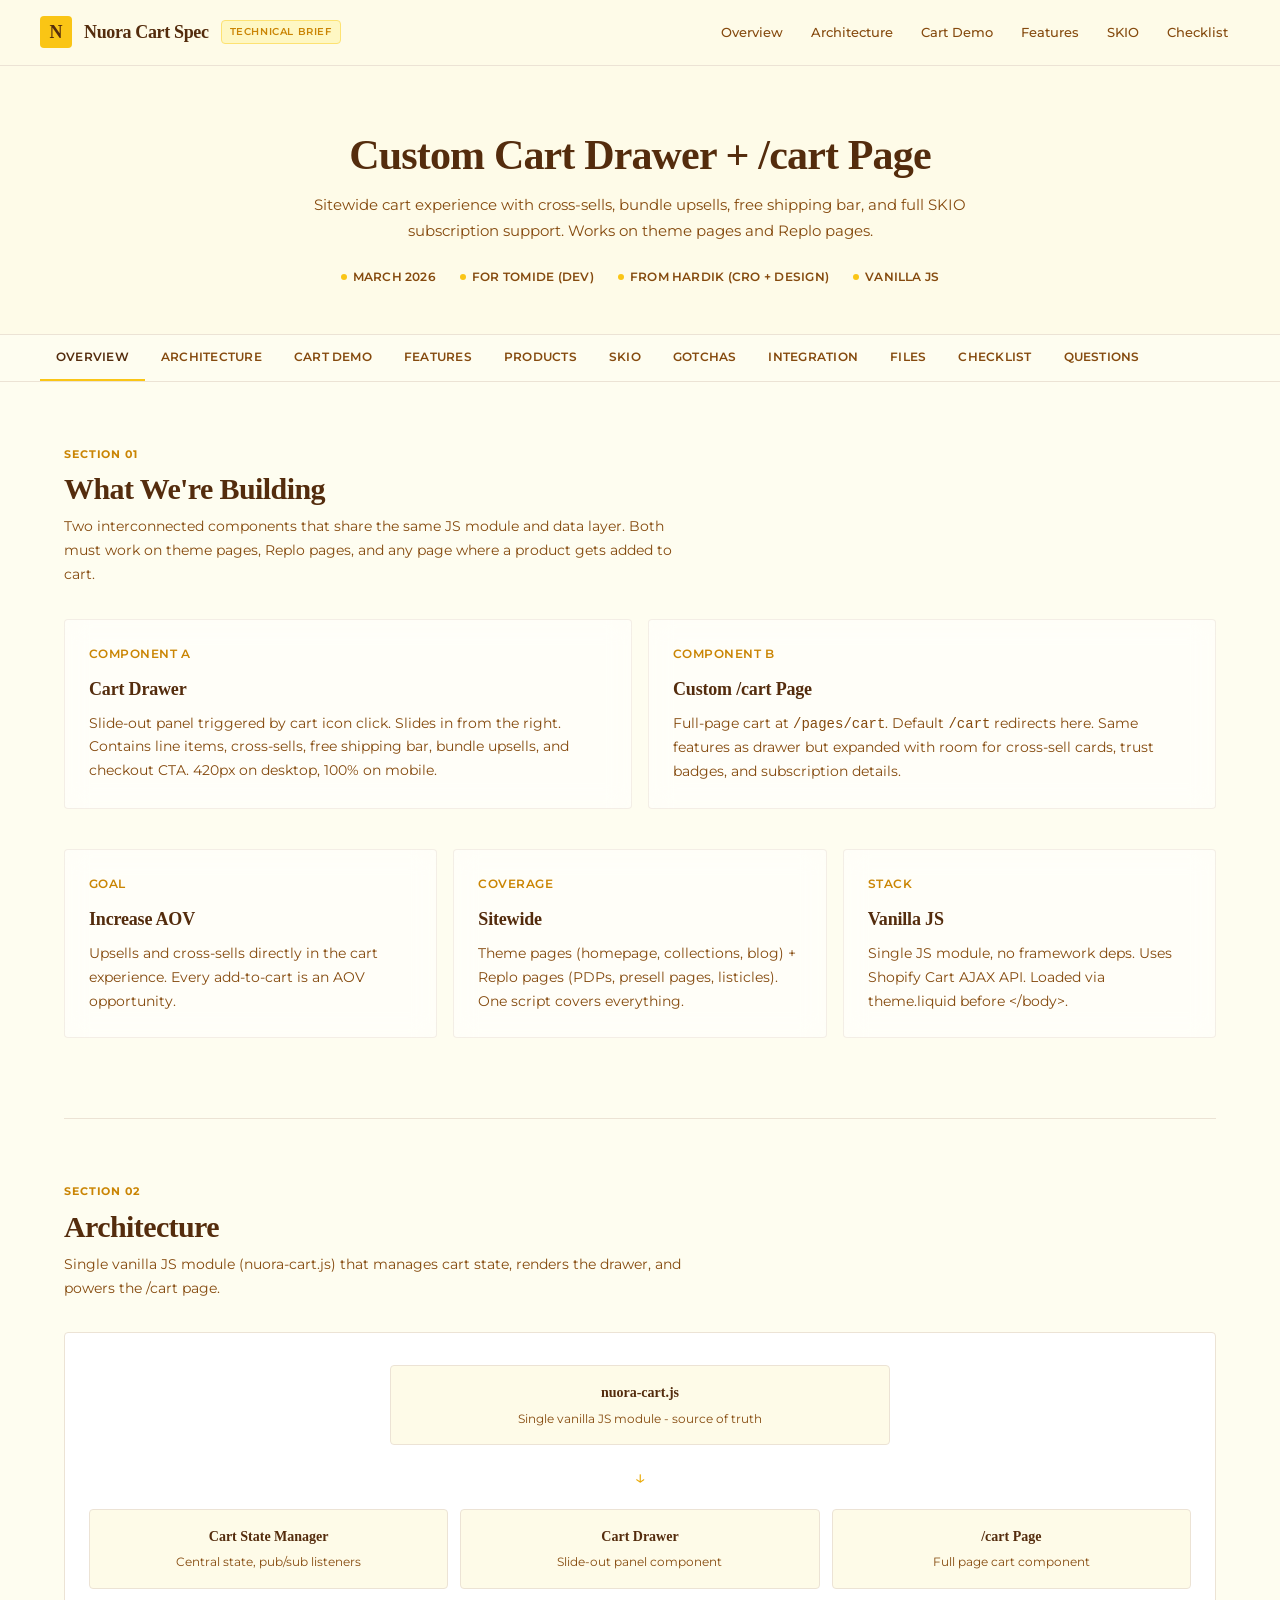
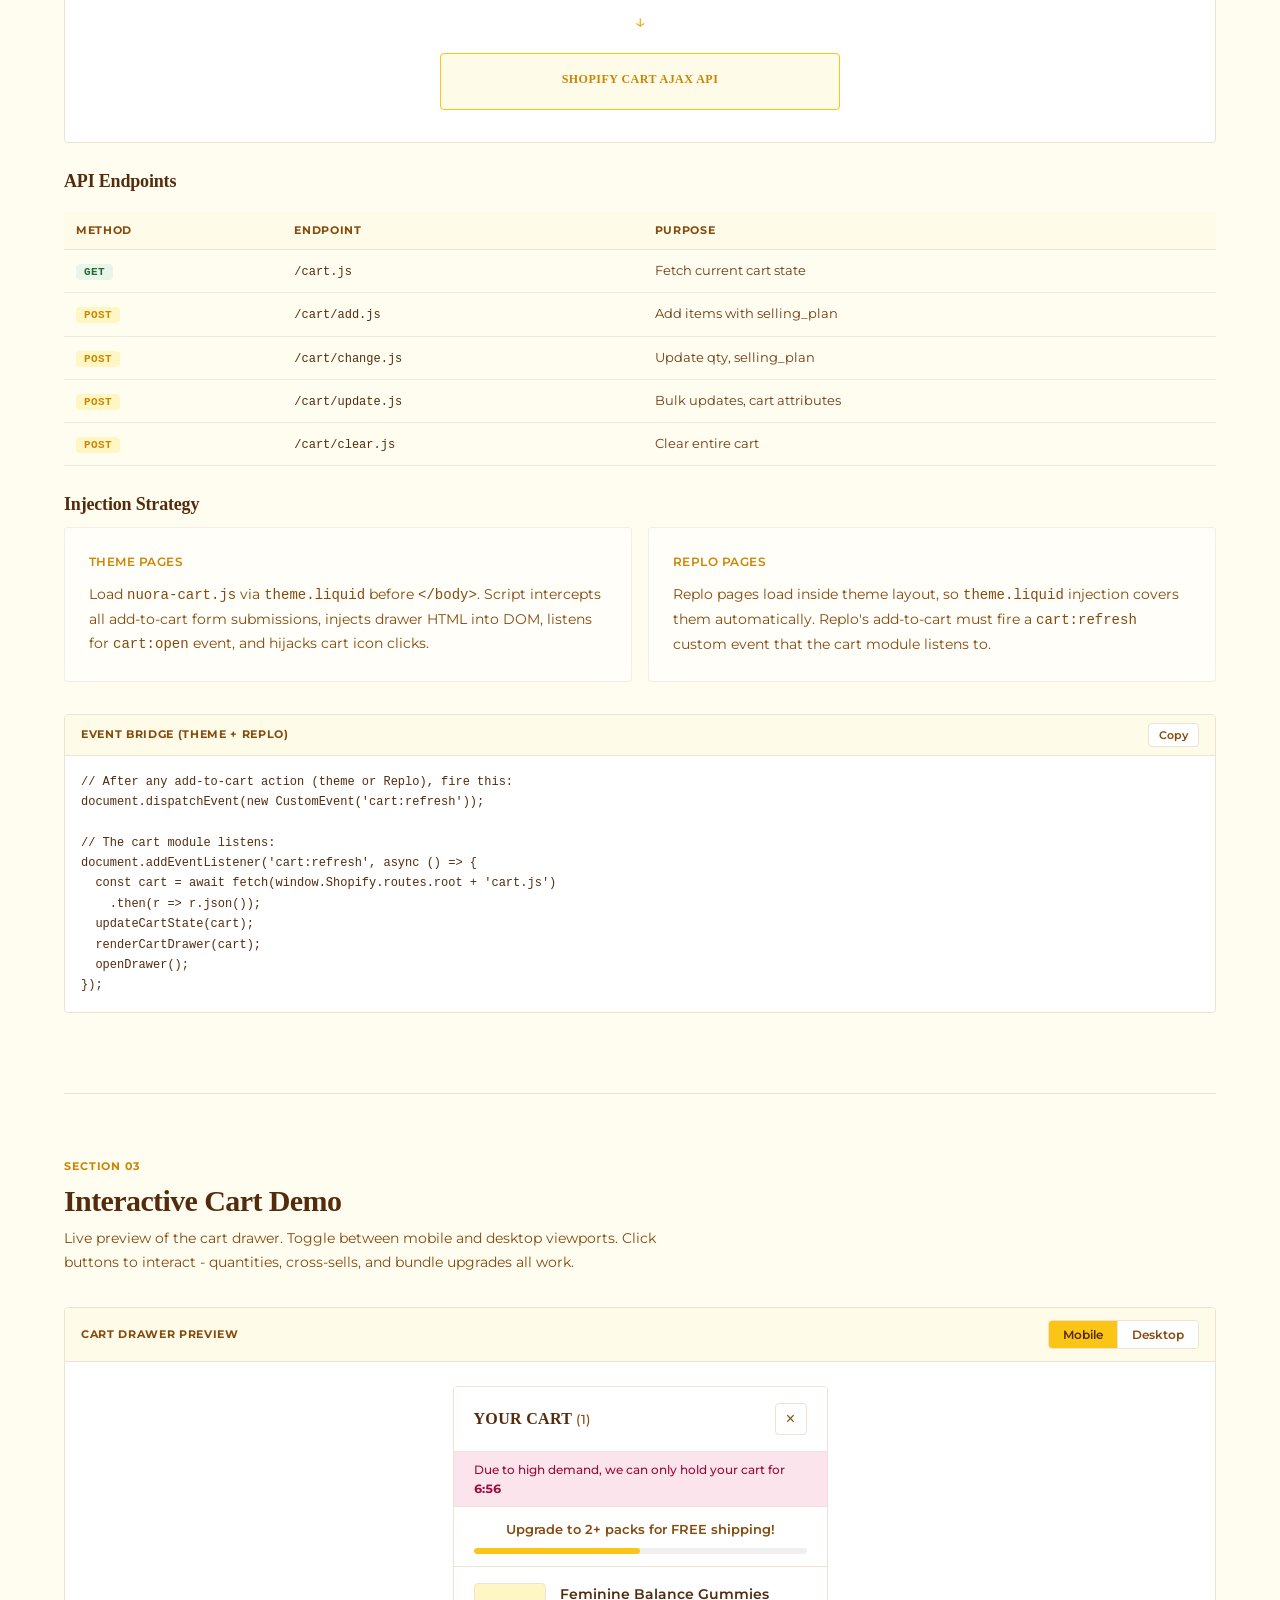
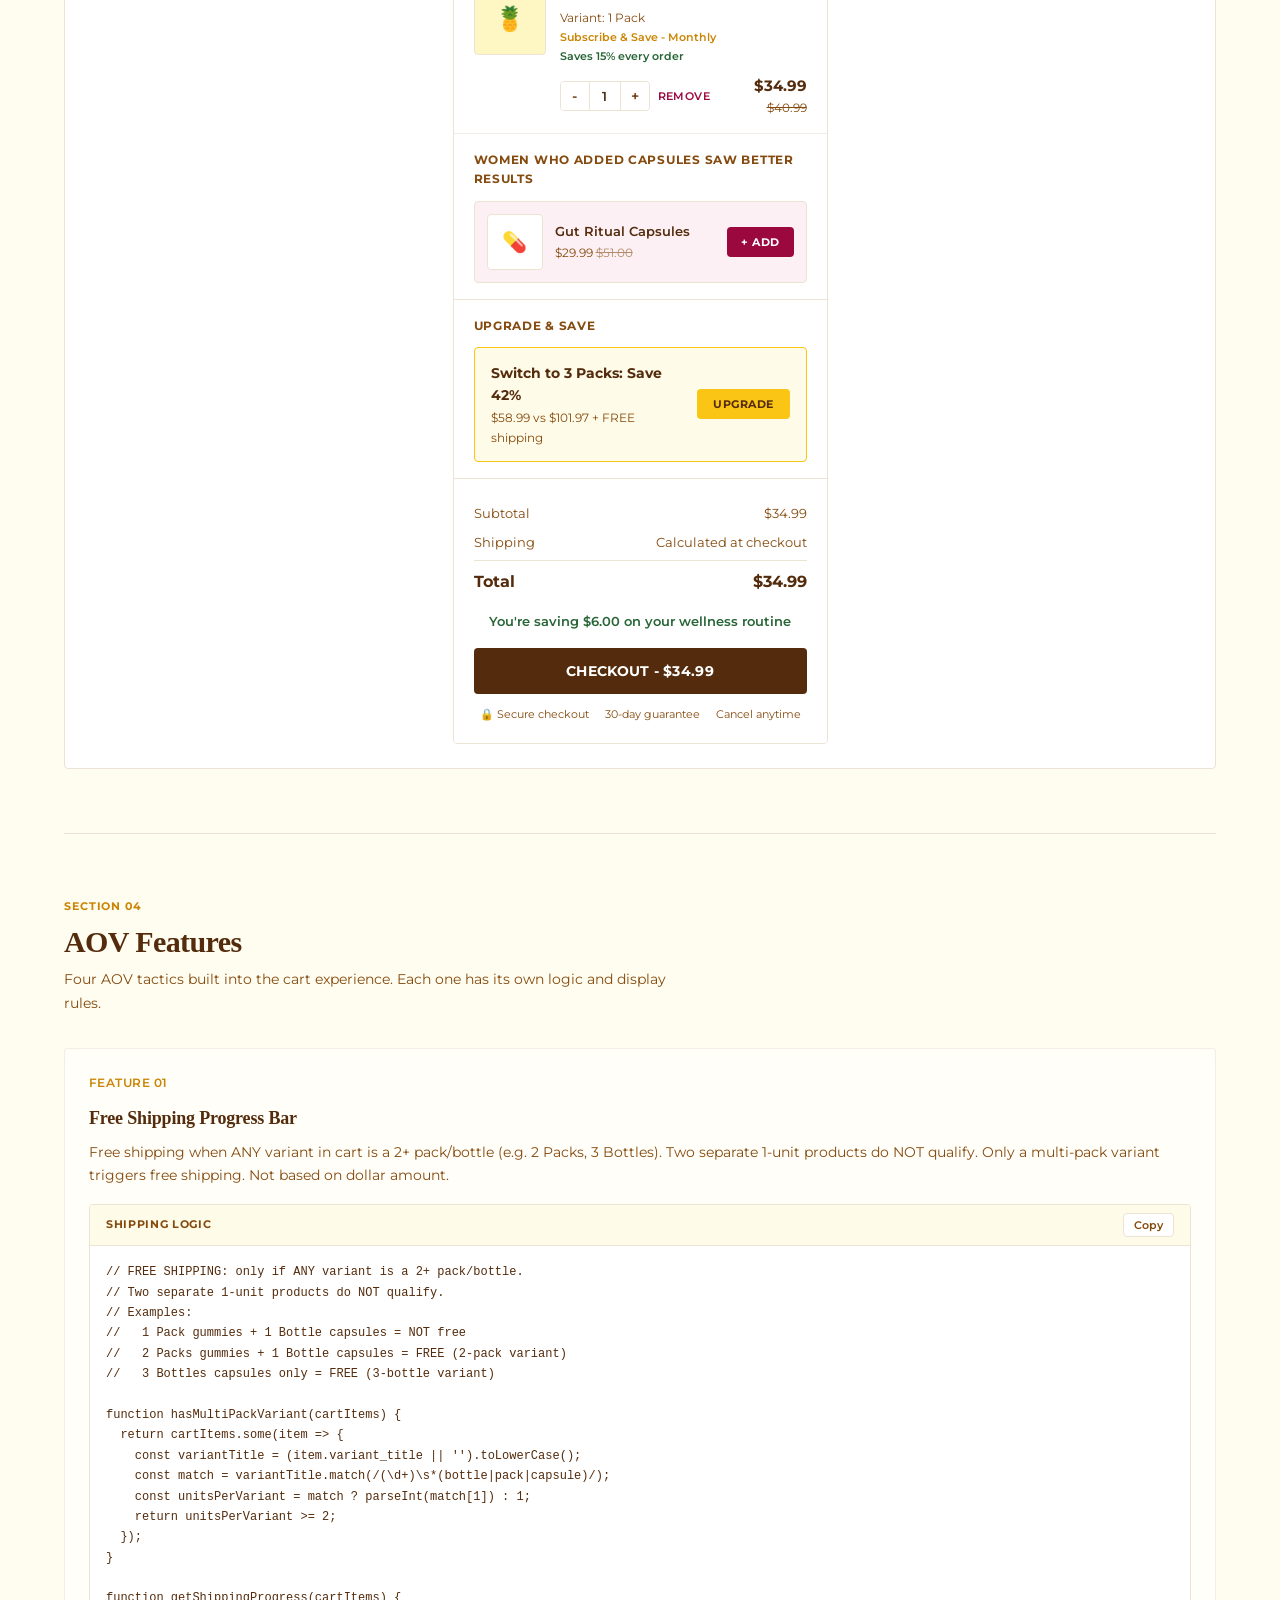
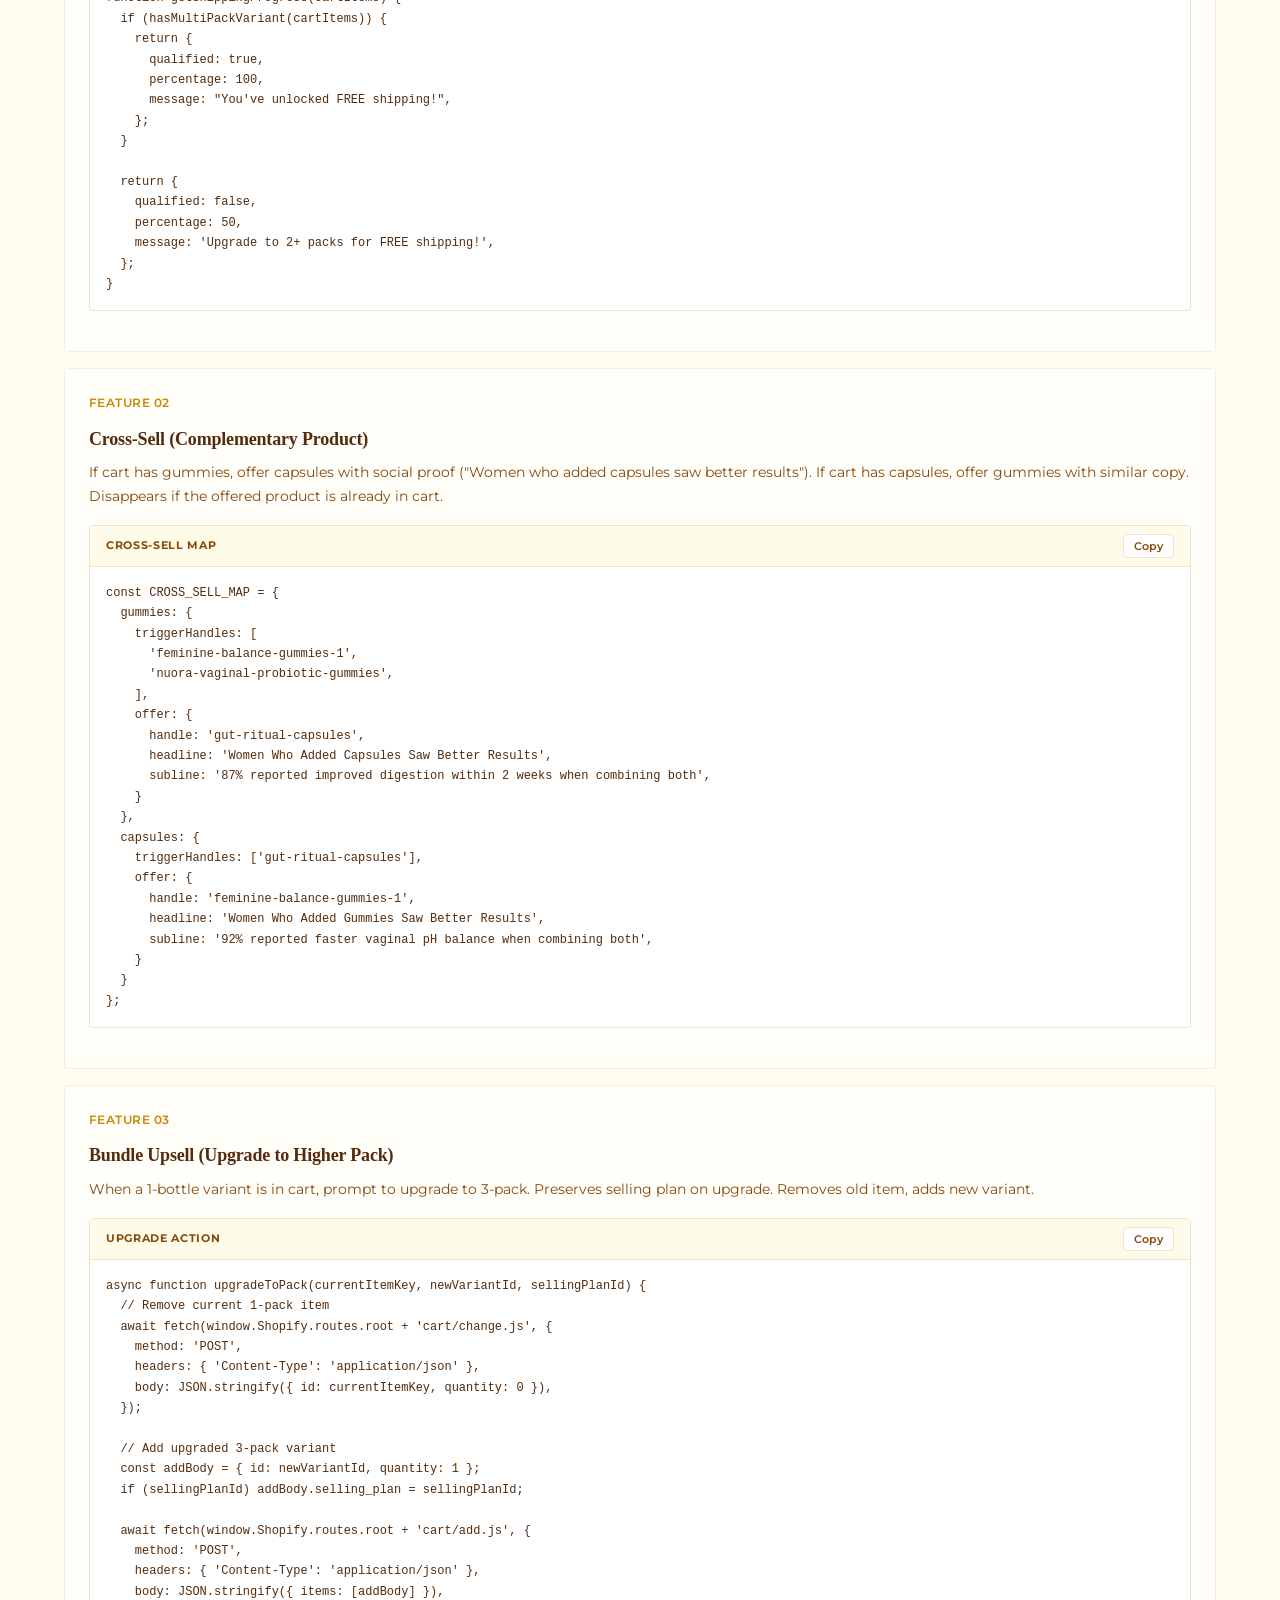
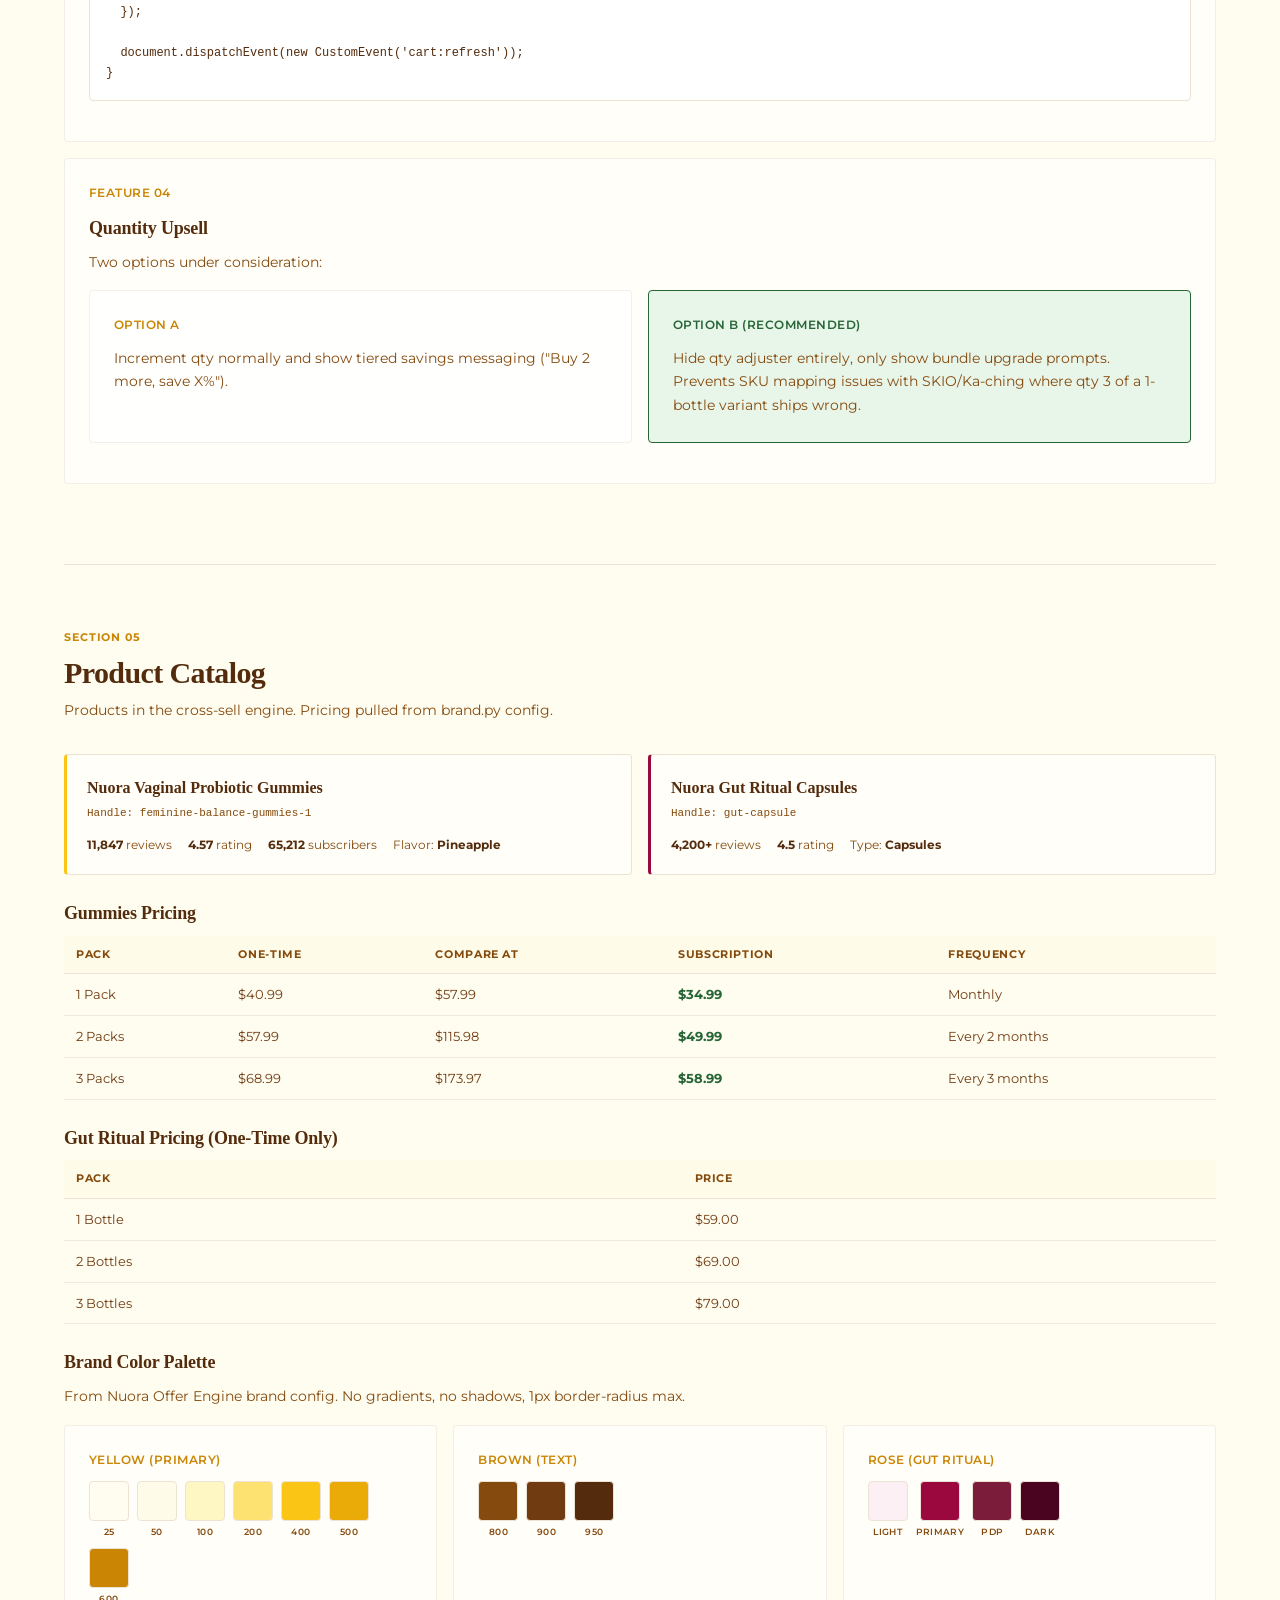
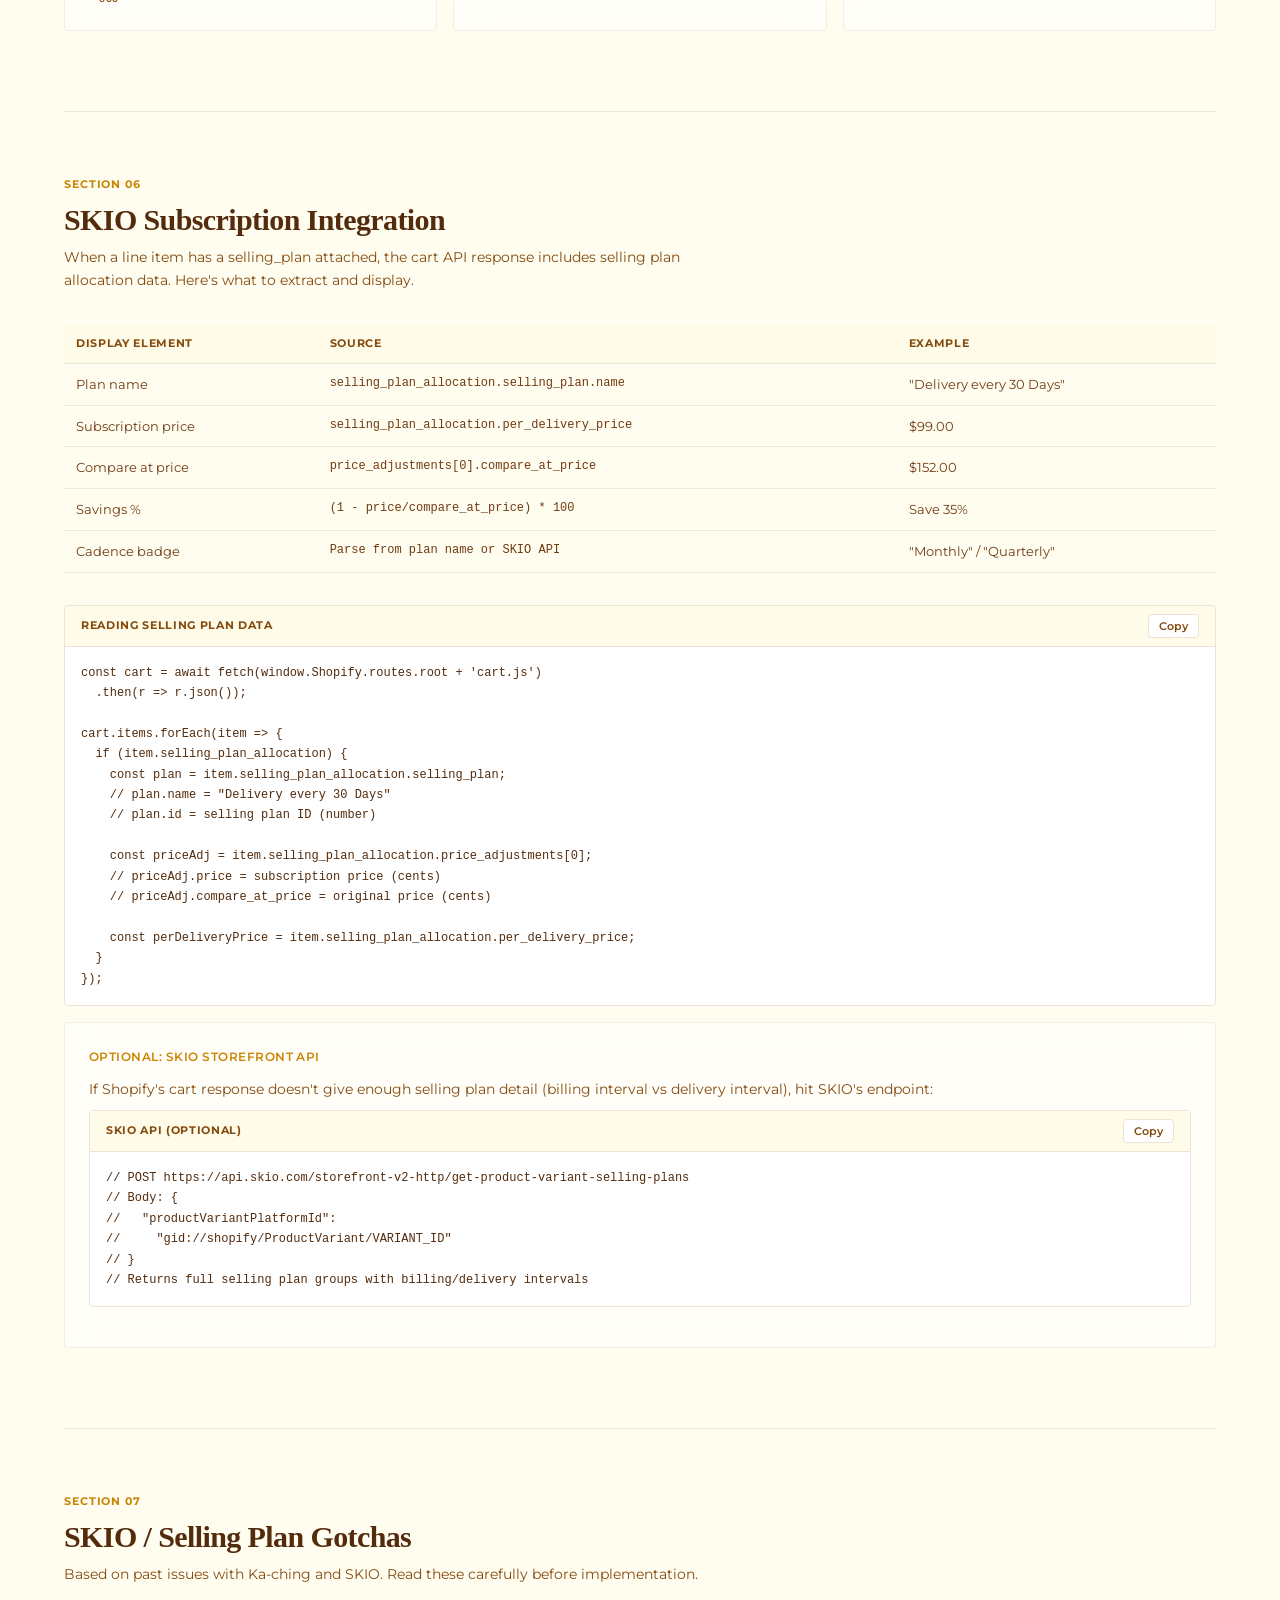
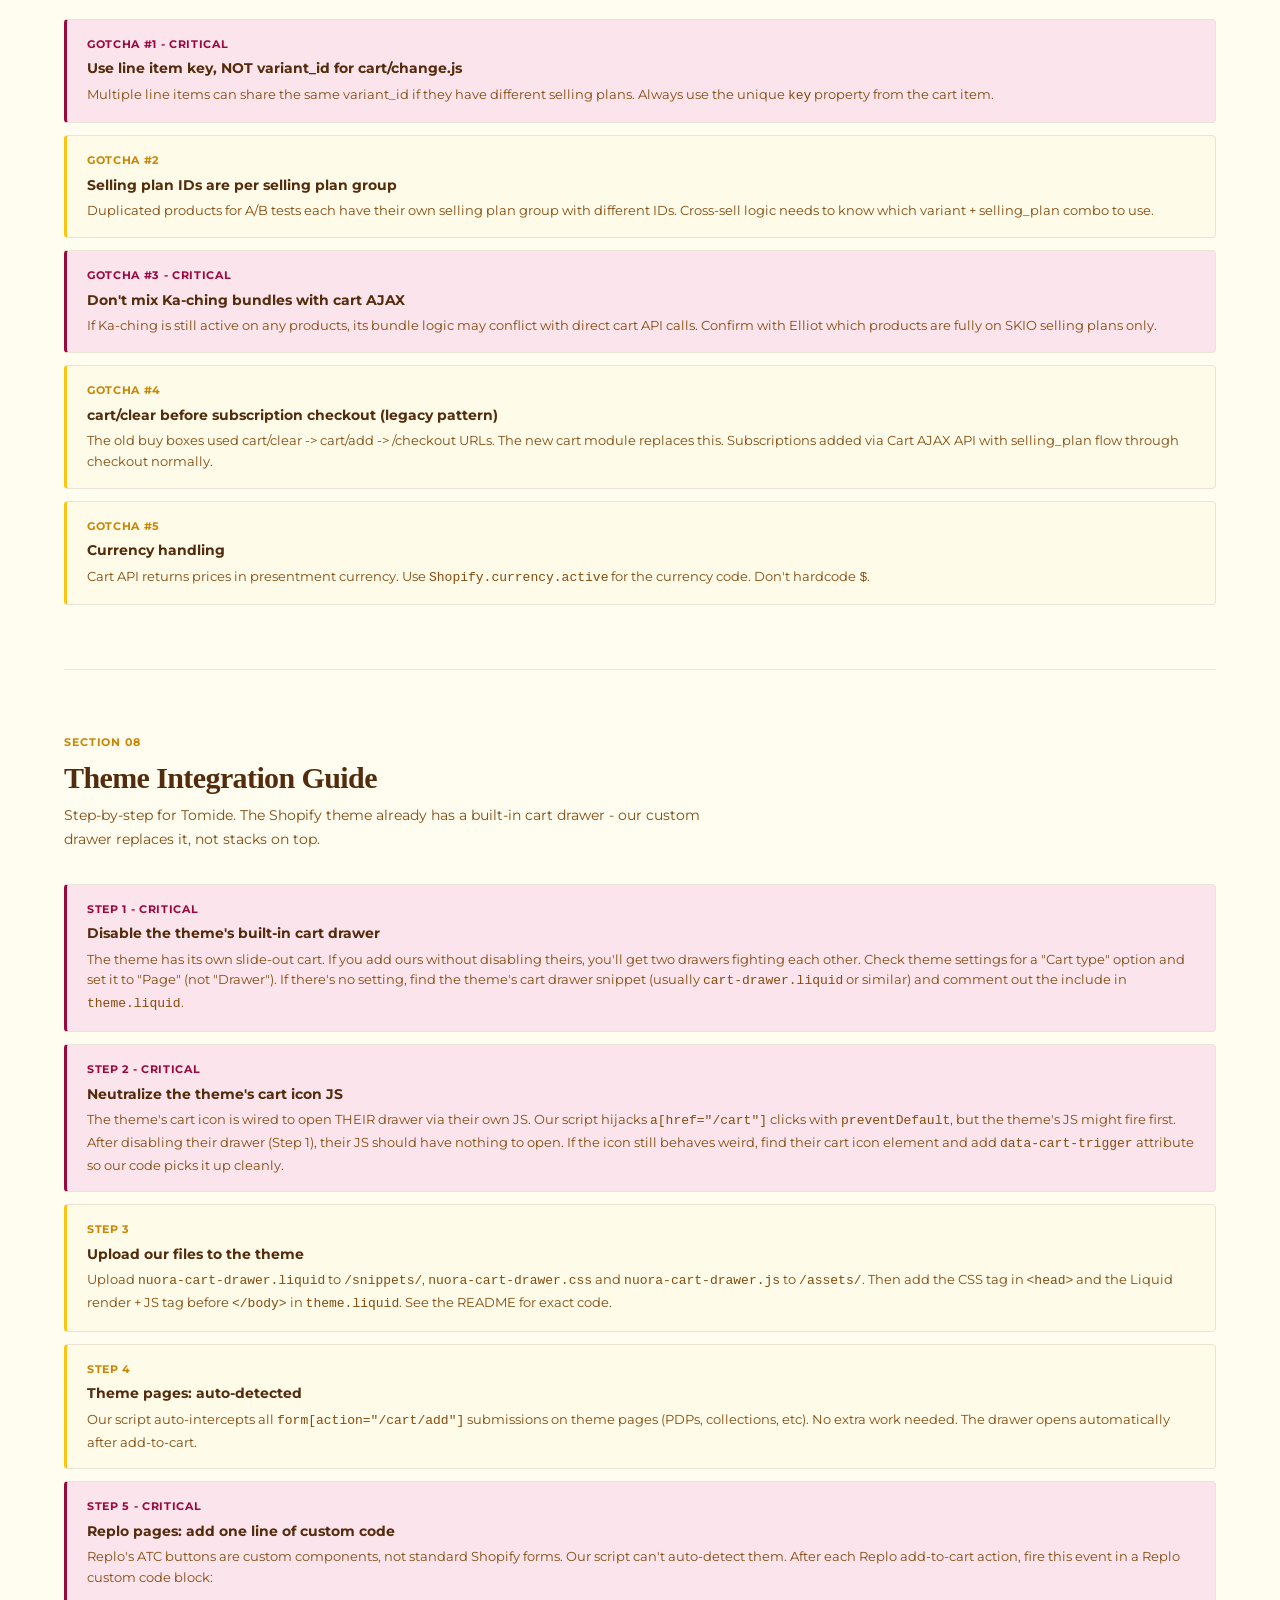
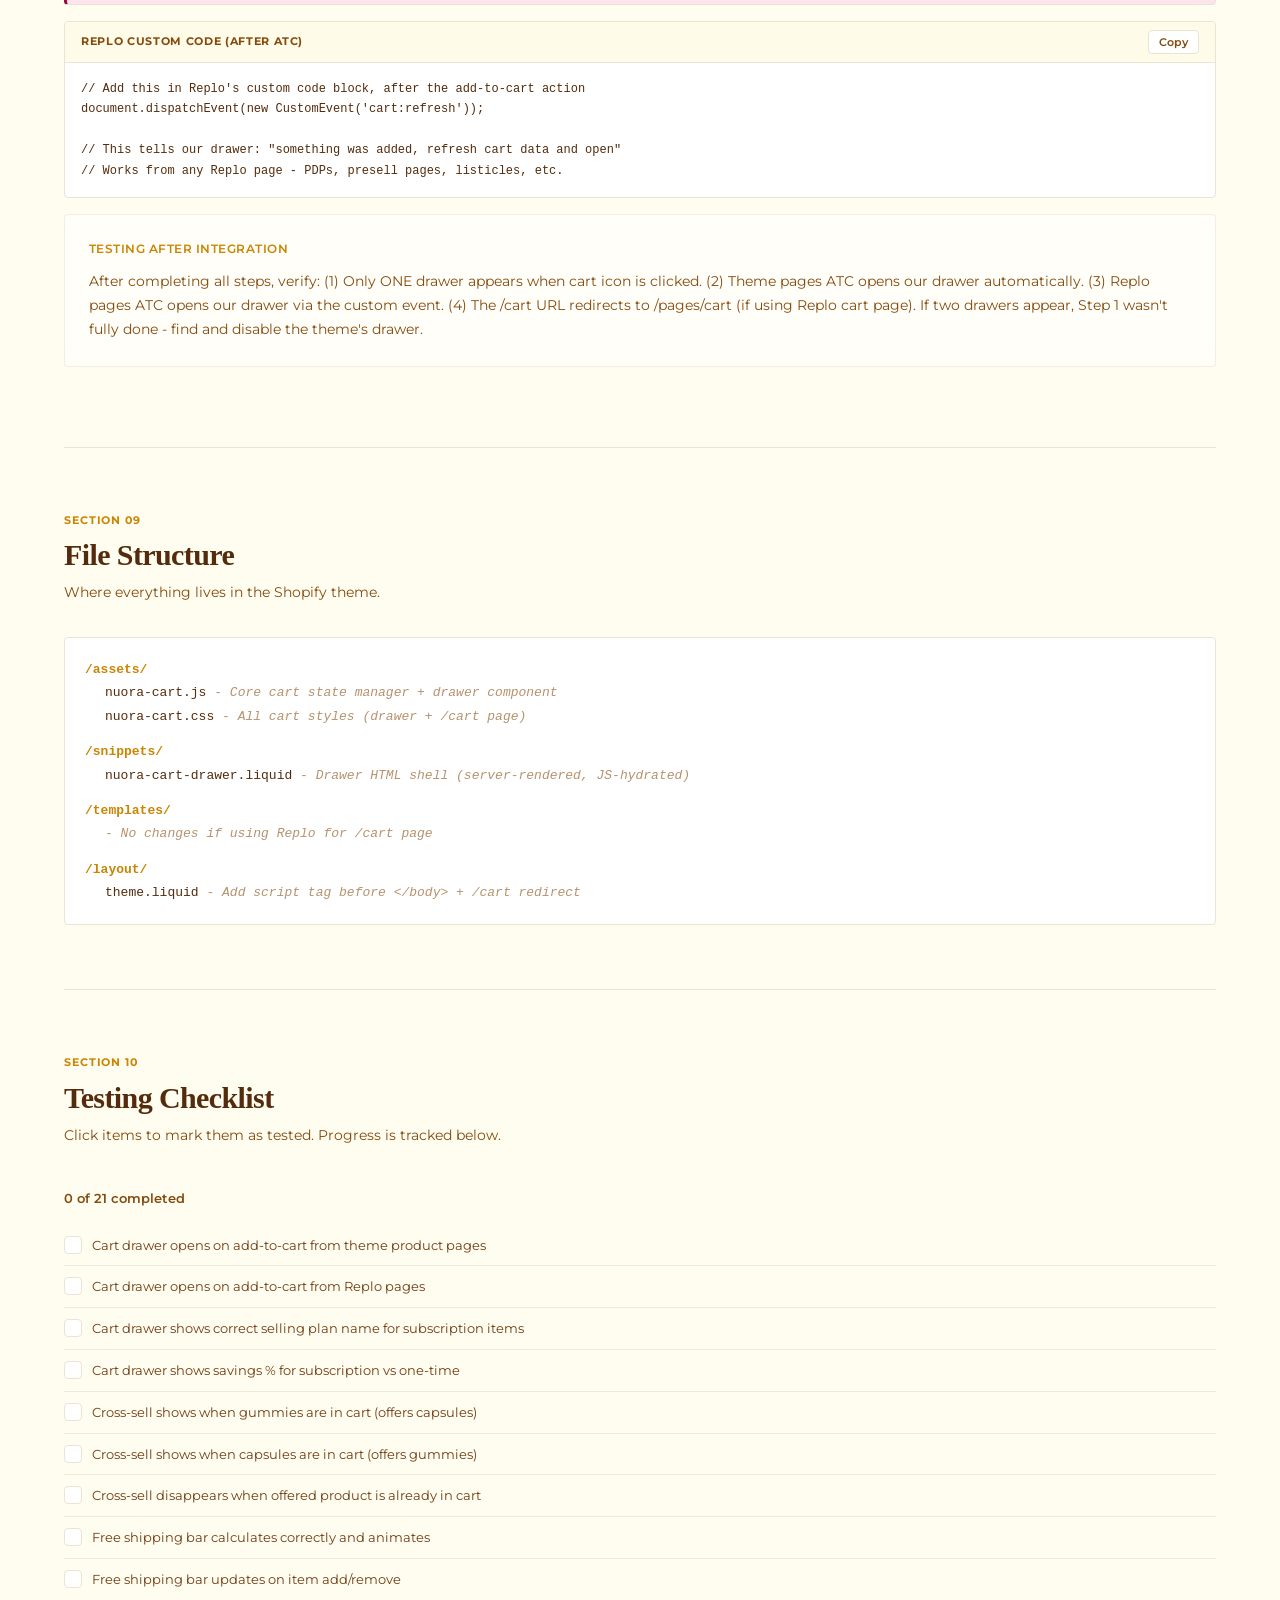
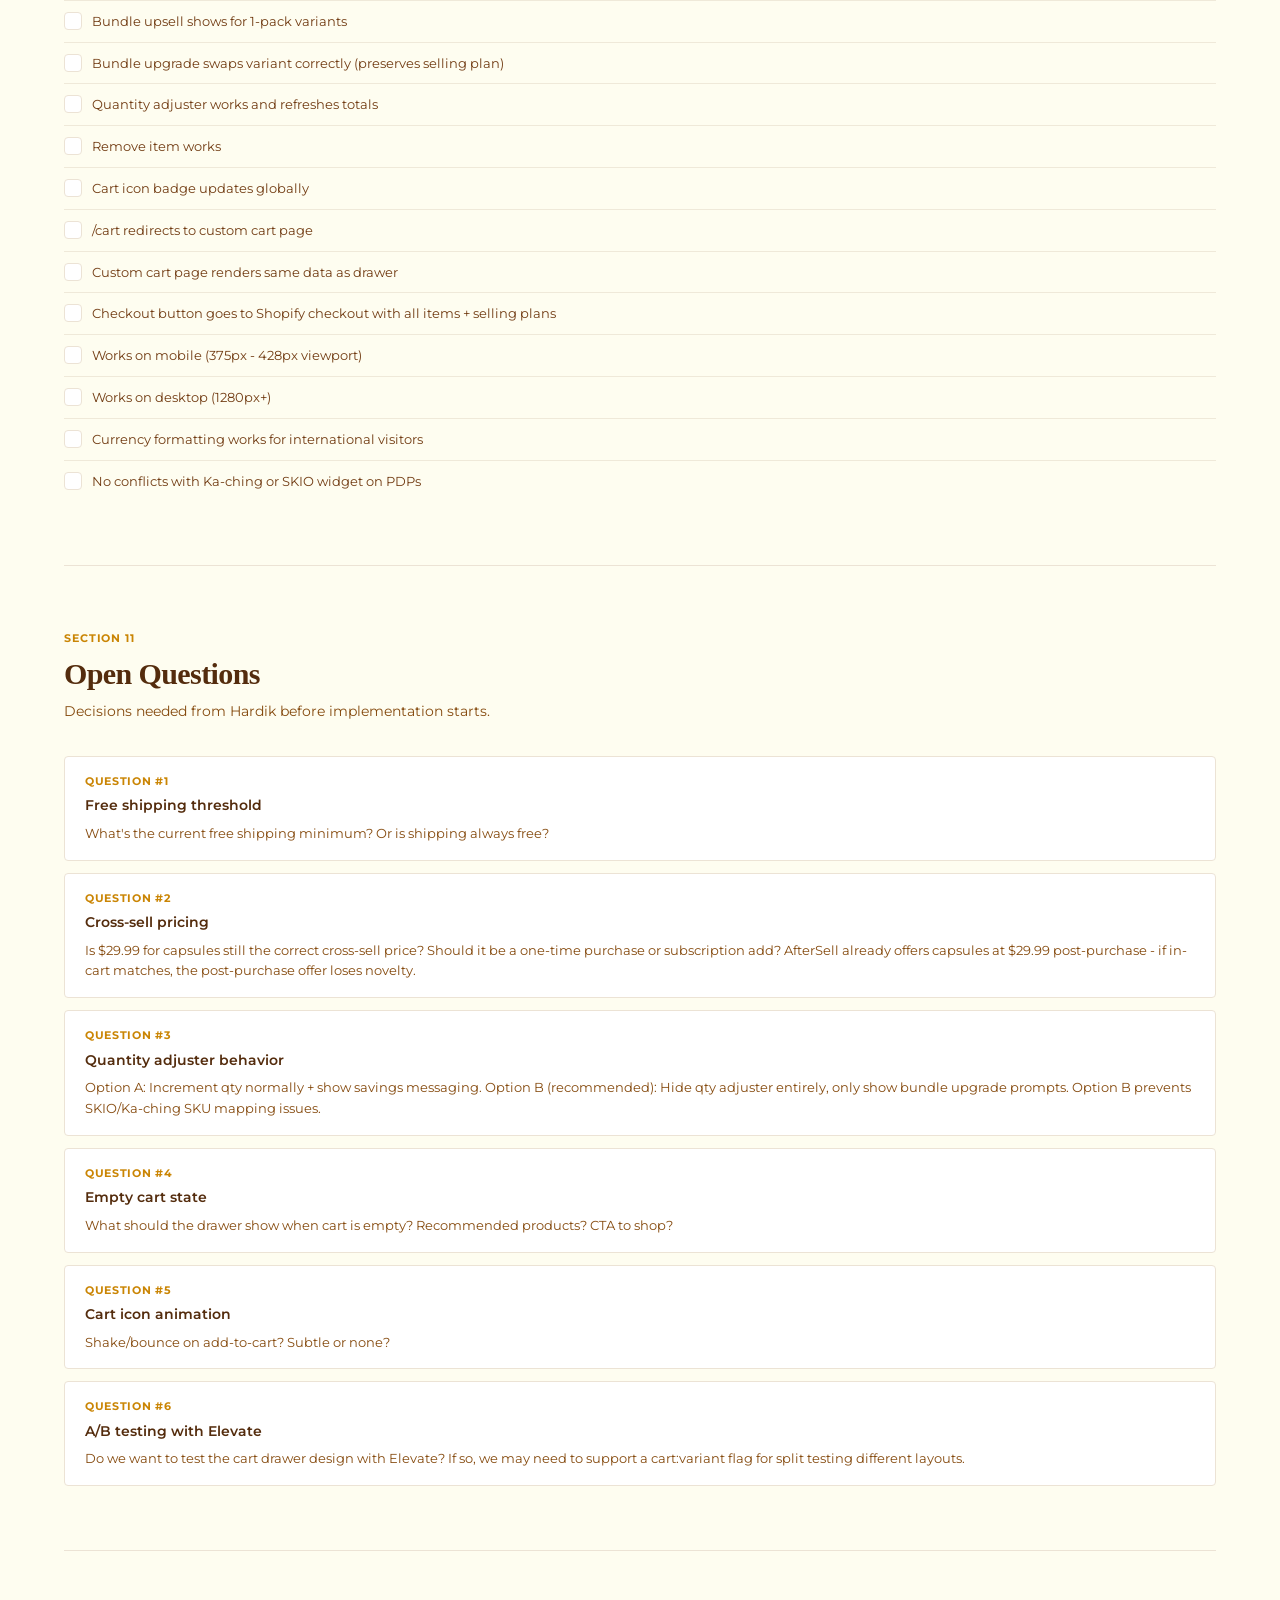
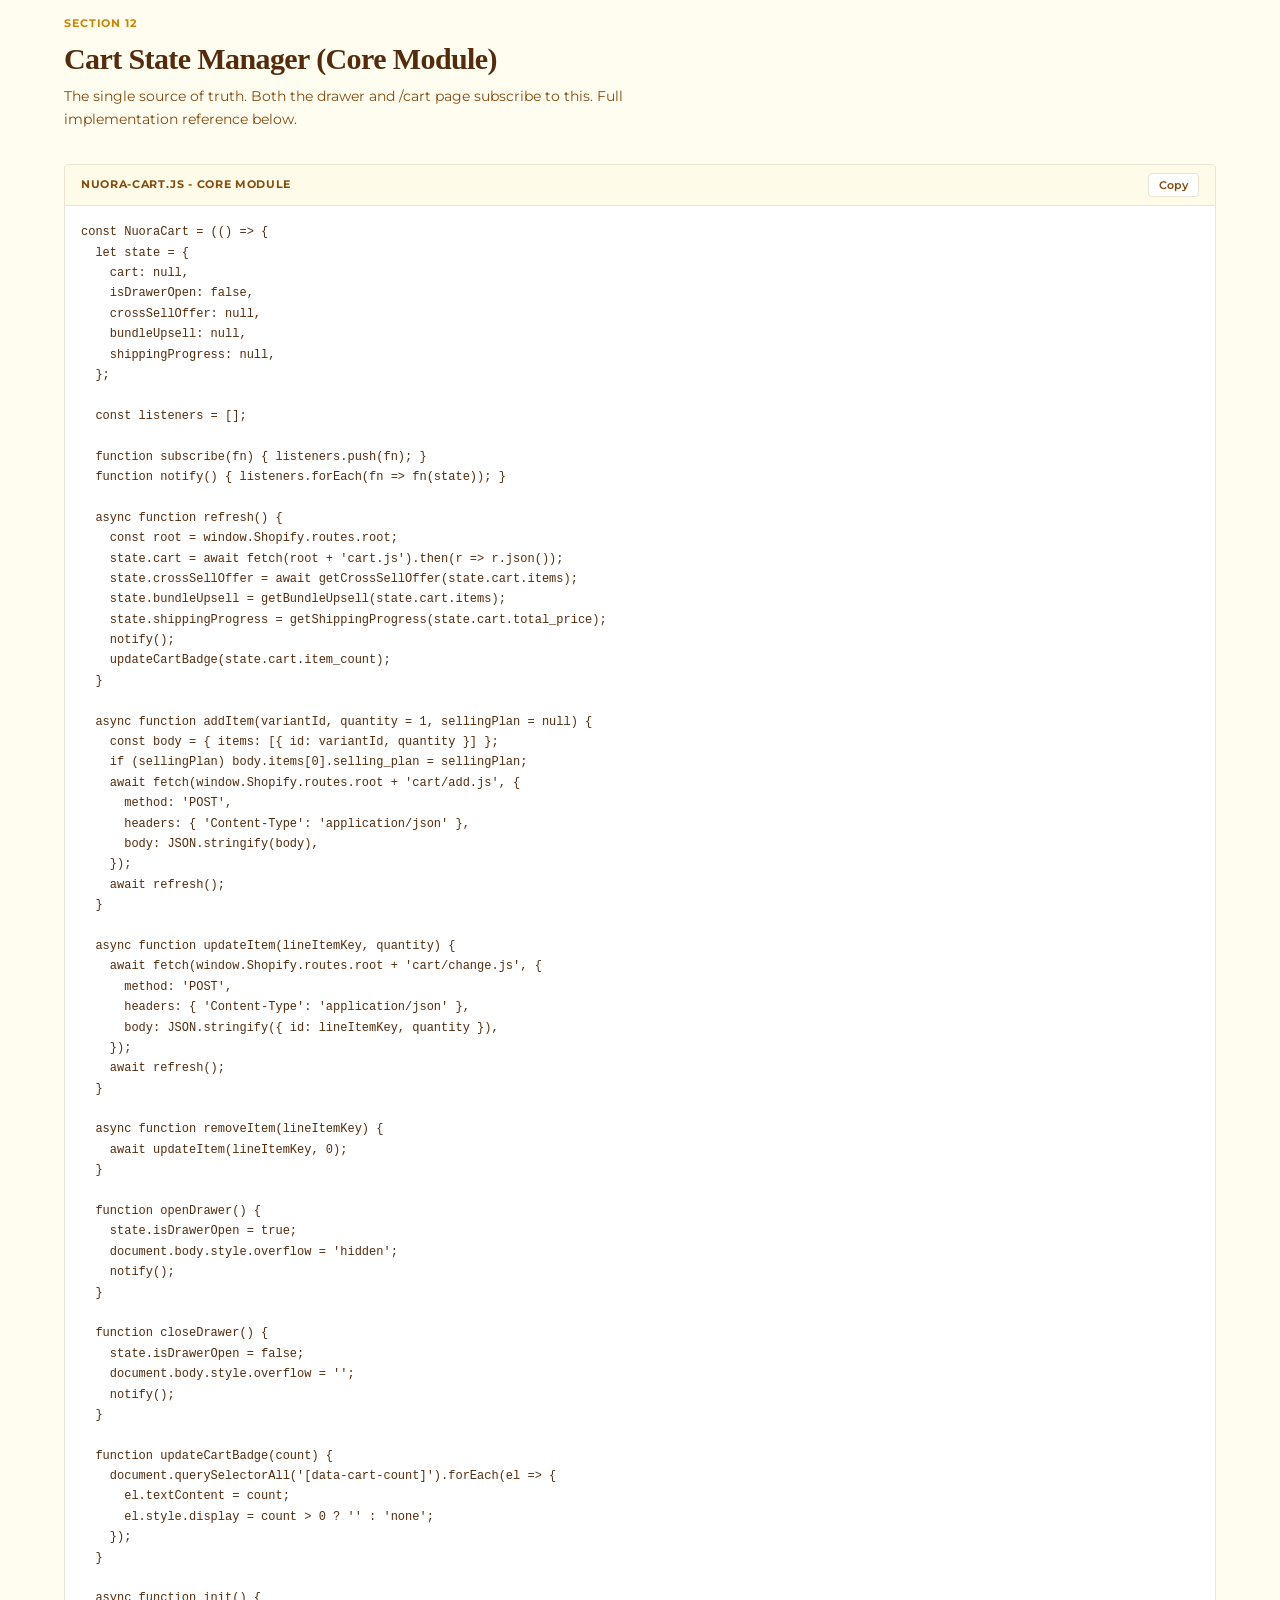
<file: index.html>
<!DOCTYPE html>
<html lang="en">
<head>
  <meta charset="UTF-8">
  <meta name="viewport" content="width=device-width, initial-scale=1.0">
  <title>Nuora Custom Cart - Technical Spec</title>
  <meta name="description" content="Technical implementation spec for Nuora's custom cart drawer and /cart page. Built for the dev team.">
  <link rel="preconnect" href="https://fonts.googleapis.com">
  <link href="https://fonts.googleapis.com/css2?family=Montserrat:wght@400;500;600;700;800&display=swap" rel="stylesheet">
  <link rel="stylesheet" href="styles.css">
  <link rel="icon" href="data:image/svg+xml,<svg xmlns='http://www.w3.org/2000/svg' viewBox='0 0 32 32'><rect width='32' height='32' rx='1' fill='%23FAC515'/><text x='50%25' y='55%25' dominant-baseline='middle' text-anchor='middle' font-size='18' font-weight='700' fill='%23542C0D'>N</text></svg>">
</head>
<body>

  <!-- ==================== HEADER ==================== -->
  <header class="site-header">
    <div class="header-inner">
      <div class="header-brand">
        <div class="header-logo">N</div>
        <div>
          <div class="header-title">Nuora Cart Spec</div>
        </div>
        <span class="header-badge">Technical Brief</span>
      </div>
      <button class="mobile-menu-btn" id="mobileMenuBtn" aria-label="Toggle navigation">
        <svg width="20" height="20" viewBox="0 0 20 20" fill="none">
          <path d="M3 5h14M3 10h14M3 15h14" stroke="currentColor" stroke-width="1.5" stroke-linecap="square"/>
        </svg>
      </button>
      <nav class="header-nav" id="headerNav">
        <a href="#overview">Overview</a>
        <a href="#architecture">Architecture</a>
        <a href="#cart-demo">Cart Demo</a>
        <a href="#features">Features</a>
        <a href="#skio">SKIO</a>
        <a href="#checklist">Checklist</a>
      </nav>
    </div>
  </header>

  <!-- ==================== HERO ==================== -->
  <section class="hero">
    <div class="hero-inner">
      <h1>Custom Cart Drawer + /cart Page</h1>
      <p>Sitewide cart experience with cross-sells, bundle upsells, free shipping bar, and full SKIO subscription support. Works on theme pages and Replo pages.</p>
      <div class="hero-meta">
        <div class="hero-meta-item"><span class="dot"></span> March 2026</div>
        <div class="hero-meta-item"><span class="dot"></span> For Tomide (Dev)</div>
        <div class="hero-meta-item"><span class="dot"></span> From Hardik (CRO + Design)</div>
        <div class="hero-meta-item"><span class="dot"></span> Vanilla JS</div>
      </div>
    </div>
  </section>

  <!-- ==================== SECTION NAV ==================== -->
  <nav class="section-nav">
    <div class="section-nav-inner">
      <a href="#overview">Overview</a>
      <a href="#architecture">Architecture</a>
      <a href="#cart-demo">Cart Demo</a>
      <a href="#features">Features</a>
      <a href="#products">Products</a>
      <a href="#skio">SKIO</a>
      <a href="#gotchas">Gotchas</a>
      <a href="#theme-integration">Integration</a>
      <a href="#files">Files</a>
      <a href="#checklist">Checklist</a>
      <a href="#questions">Questions</a>
    </div>
  </nav>

  <!-- ==================== MAIN ==================== -->
  <main class="main">

    <!-- OVERVIEW -->
    <section class="section" id="overview">
      <div class="section-header">
        <div class="section-label">Section 01</div>
        <h2 class="section-title">What We're Building</h2>
        <p class="section-desc">Two interconnected components that share the same JS module and data layer. Both must work on theme pages, Replo pages, and any page where a product gets added to cart.</p>
      </div>

      <div class="grid-2">
        <div class="card">
          <div class="card-subtitle">Component A</div>
          <div class="card-title">Cart Drawer</div>
          <p class="card-text">Slide-out panel triggered by cart icon click. Slides in from the right. Contains line items, cross-sells, free shipping bar, bundle upsells, and checkout CTA. 420px on desktop, 100% on mobile.</p>
        </div>
        <div class="card">
          <div class="card-subtitle">Component B</div>
          <div class="card-title">Custom /cart Page</div>
          <p class="card-text">Full-page cart at <code>/pages/cart</code>. Default <code>/cart</code> redirects here. Same features as drawer but expanded with room for cross-sell cards, trust badges, and subscription details.</p>
        </div>
      </div>

      <div class="grid-3 mt-24">
        <div class="card">
          <div class="card-subtitle">Goal</div>
          <div class="card-title">Increase AOV</div>
          <p class="card-text">Upsells and cross-sells directly in the cart experience. Every add-to-cart is an AOV opportunity.</p>
        </div>
        <div class="card">
          <div class="card-subtitle">Coverage</div>
          <div class="card-title">Sitewide</div>
          <p class="card-text">Theme pages (homepage, collections, blog) + Replo pages (PDPs, presell pages, listicles). One script covers everything.</p>
        </div>
        <div class="card">
          <div class="card-subtitle">Stack</div>
          <div class="card-title">Vanilla JS</div>
          <p class="card-text">Single JS module, no framework deps. Uses Shopify Cart AJAX API. Loaded via theme.liquid before &lt;/body&gt;.</p>
        </div>
      </div>
    </section>

    <!-- ARCHITECTURE -->
    <section class="section" id="architecture">
      <div class="section-header">
        <div class="section-label">Section 02</div>
        <h2 class="section-title">Architecture</h2>
        <p class="section-desc">Single vanilla JS module (nuora-cart.js) that manages cart state, renders the drawer, and powers the /cart page.</p>
      </div>

      <div class="arch-diagram">
        <div class="arch-flow">
          <div class="arch-box" style="width: 100%; max-width: 500px;">
            <div class="arch-box-title">nuora-cart.js</div>
            <div class="arch-box-desc">Single vanilla JS module - source of truth</div>
          </div>

          <div class="arch-arrow">&#8595;</div>

          <div class="arch-flow-row">
            <div class="arch-box" style="flex: 1; min-width: 150px;">
              <div class="arch-box-title">Cart State Manager</div>
              <div class="arch-box-desc">Central state, pub/sub listeners</div>
            </div>
            <div class="arch-box" style="flex: 1; min-width: 150px;">
              <div class="arch-box-title">Cart Drawer</div>
              <div class="arch-box-desc">Slide-out panel component</div>
            </div>
            <div class="arch-box" style="flex: 1; min-width: 150px;">
              <div class="arch-box-title">/cart Page</div>
              <div class="arch-box-desc">Full page cart component</div>
            </div>
          </div>

          <div class="arch-arrow">&#8595;</div>

          <div class="arch-center-box">
            <div class="arch-box-title">Shopify Cart AJAX API</div>
          </div>
        </div>
      </div>

      <!-- API Endpoints -->
      <h3 class="card-title mt-24 mb-16">API Endpoints</h3>
      <div style="overflow-x: auto;">
        <table class="api-table">
          <thead>
            <tr>
              <th>Method</th>
              <th>Endpoint</th>
              <th>Purpose</th>
            </tr>
          </thead>
          <tbody>
            <tr>
              <td><span class="method-badge method-get">GET</span></td>
              <td><span class="endpoint-path">/cart.js</span></td>
              <td>Fetch current cart state</td>
            </tr>
            <tr>
              <td><span class="method-badge method-post">POST</span></td>
              <td><span class="endpoint-path">/cart/add.js</span></td>
              <td>Add items with selling_plan</td>
            </tr>
            <tr>
              <td><span class="method-badge method-post">POST</span></td>
              <td><span class="endpoint-path">/cart/change.js</span></td>
              <td>Update qty, selling_plan</td>
            </tr>
            <tr>
              <td><span class="method-badge method-post">POST</span></td>
              <td><span class="endpoint-path">/cart/update.js</span></td>
              <td>Bulk updates, cart attributes</td>
            </tr>
            <tr>
              <td><span class="method-badge method-post">POST</span></td>
              <td><span class="endpoint-path">/cart/clear.js</span></td>
              <td>Clear entire cart</td>
            </tr>
          </tbody>
        </table>
      </div>

      <!-- Injection Strategy -->
      <h3 class="card-title mt-24 mb-8">Injection Strategy</h3>
      <div class="grid-2">
        <div class="card">
          <div class="card-subtitle">Theme Pages</div>
          <p class="card-text">Load <code>nuora-cart.js</code> via <code>theme.liquid</code> before <code>&lt;/body&gt;</code>. Script intercepts all add-to-cart form submissions, injects drawer HTML into DOM, listens for <code>cart:open</code> event, and hijacks cart icon clicks.</p>
        </div>
        <div class="card">
          <div class="card-subtitle">Replo Pages</div>
          <p class="card-text">Replo pages load inside theme layout, so <code>theme.liquid</code> injection covers them automatically. Replo's add-to-cart must fire a <code>cart:refresh</code> custom event that the cart module listens to.</p>
        </div>
      </div>

      <div class="code-block mt-16">
        <div class="code-block-header">
          <span class="code-block-label">Event Bridge (Theme + Replo)</span>
          <button class="code-copy-btn" data-copy="event-bridge">Copy</button>
        </div>
        <pre id="event-bridge">// After any add-to-cart action (theme or Replo), fire this:
document.dispatchEvent(new CustomEvent('cart:refresh'));

// The cart module listens:
document.addEventListener('cart:refresh', async () => {
  const cart = await fetch(window.Shopify.routes.root + 'cart.js')
    .then(r => r.json());
  updateCartState(cart);
  renderCartDrawer(cart);
  openDrawer();
});</pre>
      </div>
    </section>

    <!-- INTERACTIVE CART DEMO -->
    <section class="section" id="cart-demo">
      <div class="section-header">
        <div class="section-label">Section 03</div>
        <h2 class="section-title">Interactive Cart Demo</h2>
        <p class="section-desc">Live preview of the cart drawer. Toggle between mobile and desktop viewports. Click buttons to interact - quantities, cross-sells, and bundle upgrades all work.</p>
      </div>

      <div class="demo-container">
        <div class="demo-toolbar">
          <span class="demo-toolbar-label">Cart Drawer Preview</span>
          <div class="demo-toggle-group">
            <button class="demo-toggle active" data-viewport="mobile">Mobile</button>
            <button class="demo-toggle" data-viewport="desktop">Desktop</button>
          </div>
        </div>

        <div class="demo-viewport mobile" id="demoViewport">
          <div class="cart-drawer-demo" id="cartDrawer">
            <!-- Drawer Header -->
            <div class="drawer-header">
              <div class="drawer-header-title">YOUR CART <span id="cartCount">(1)</span></div>
              <button class="drawer-close">&times;</button>
            </div>

            <!-- Urgency Timer -->
            <div class="urgency-timer" id="urgencyTimer" style="display:none;">
              <span class="urgency-text">Due to high demand, we can only hold your cart for <strong id="urgencyTime">7:00</strong></span>
            </div>

            <!-- Shipping Bar -->
            <div class="shipping-bar">
              <div class="shipping-bar-text" id="shippingText">$1.00 away from FREE shipping!</div>
              <div class="shipping-bar-track">
                <div class="shipping-bar-fill" id="shippingFill" style="width: 99%;"></div>
              </div>
            </div>

            <!-- Cart Items -->
            <div class="cart-items" id="cartItems">
              <!-- Items injected by JS -->
            </div>

            <!-- Cross-sell -->
            <div class="cross-sell" id="crossSell">
              <div class="cross-sell-header">Women Who Added Capsules Saw Better Results</div>
              <div class="cross-sell-card">
                <div class="cross-sell-img">&#x1F48A;</div>
                <div class="cross-sell-info">
                  <div class="cross-sell-name">Gut Ritual Capsules</div>
                  <div class="cross-sell-price">$29.99 <span class="strike">$51.00</span></div>
                </div>
                <button class="cross-sell-add" id="addCrossSell">+ Add</button>
              </div>
            </div>

            <!-- Bundle Upsell -->
            <div class="bundle-upsell" id="bundleUpsell">
              <div class="bundle-upsell-header">Upgrade & Save</div>
              <div class="bundle-card">
                <div>
                  <div class="bundle-info-title">Switch to 3-Pack: Save 42%</div>
                  <div class="bundle-info-sub">$58.99/quarter vs $122.97</div>
                </div>
                <button class="bundle-upgrade-btn" id="upgradeBundle">Upgrade</button>
              </div>
            </div>

            <!-- Cart Footer -->
            <div class="cart-footer" id="cartFooter">
              <div class="cart-summary-row">
                <span>Subtotal</span>
                <span id="subtotal">$34.99</span>
              </div>
              <div class="cart-summary-row">
                <span>Shipping</span>
                <span id="shippingCost">FREE</span>
              </div>
              <div class="cart-summary-row total">
                <span>Total</span>
                <span id="totalPrice">$34.99</span>
              </div>
              <div class="cart-savings" id="savingsText">You save $23.00 on this order</div>
              <button class="checkout-btn" id="checkoutBtn">Checkout - <span id="checkoutTotal">$34.99</span></button>
              <div class="cart-trust">
                <span>&#x1F512; Secure checkout</span>
                <span>30-day guarantee</span>
                <span>Cancel anytime</span>
              </div>
            </div>
          </div>
        </div>
      </div>
    </section>

    <!-- FEATURES -->
    <section class="section" id="features">
      <div class="section-header">
        <div class="section-label">Section 04</div>
        <h2 class="section-title">AOV Features</h2>
        <p class="section-desc">Four AOV tactics built into the cart experience. Each one has its own logic and display rules.</p>
      </div>

      <!-- Free Shipping Bar -->
      <div class="card mb-16">
        <div class="card-subtitle">Feature 01</div>
        <div class="card-title">Free Shipping Progress Bar</div>
        <p class="card-text mb-16">Free shipping when ANY variant in cart is a 2+ pack/bottle (e.g. 2 Packs, 3 Bottles). Two separate 1-unit products do NOT qualify. Only a multi-pack variant triggers free shipping. Not based on dollar amount.</p>
        <div class="code-block">
          <div class="code-block-header">
            <span class="code-block-label">Shipping Logic</span>
            <button class="code-copy-btn" data-copy="shipping-code">Copy</button>
          </div>
          <pre id="shipping-code">// FREE SHIPPING: only if ANY variant is a 2+ pack/bottle.
// Two separate 1-unit products do NOT qualify.
// Examples:
//   1 Pack gummies + 1 Bottle capsules = NOT free
//   2 Packs gummies + 1 Bottle capsules = FREE (2-pack variant)
//   3 Bottles capsules only = FREE (3-bottle variant)

function hasMultiPackVariant(cartItems) {
  return cartItems.some(item => {
    const variantTitle = (item.variant_title || '').toLowerCase();
    const match = variantTitle.match(/(\d+)\s*(bottle|pack|capsule)/);
    const unitsPerVariant = match ? parseInt(match[1]) : 1;
    return unitsPerVariant >= 2;
  });
}

function getShippingProgress(cartItems) {
  if (hasMultiPackVariant(cartItems)) {
    return {
      qualified: true,
      percentage: 100,
      message: "You've unlocked FREE shipping!",
    };
  }

  return {
    qualified: false,
    percentage: 50,
    message: 'Upgrade to 2+ packs for FREE shipping!',
  };
}</pre>
        </div>
      </div>

      <!-- Cross-sell -->
      <div class="card mb-16">
        <div class="card-subtitle">Feature 02</div>
        <div class="card-title">Cross-Sell (Complementary Product)</div>
        <p class="card-text mb-16">If cart has gummies, offer capsules with social proof ("Women who added capsules saw better results"). If cart has capsules, offer gummies with similar copy. Disappears if the offered product is already in cart.</p>
        <div class="code-block">
          <div class="code-block-header">
            <span class="code-block-label">Cross-Sell Map</span>
            <button class="code-copy-btn" data-copy="cross-sell-code">Copy</button>
          </div>
          <pre id="cross-sell-code">const CROSS_SELL_MAP = {
  gummies: {
    triggerHandles: [
      'feminine-balance-gummies-1',
      'nuora-vaginal-probiotic-gummies',
    ],
    offer: {
      handle: 'gut-ritual-capsules',
      headline: 'Women Who Added Capsules Saw Better Results',
      subline: '87% reported improved digestion within 2 weeks when combining both',
    }
  },
  capsules: {
    triggerHandles: ['gut-ritual-capsules'],
    offer: {
      handle: 'feminine-balance-gummies-1',
      headline: 'Women Who Added Gummies Saw Better Results',
      subline: '92% reported faster vaginal pH balance when combining both',
    }
  }
};</pre>
        </div>
      </div>

      <!-- Bundle Upsell -->
      <div class="card mb-16">
        <div class="card-subtitle">Feature 03</div>
        <div class="card-title">Bundle Upsell (Upgrade to Higher Pack)</div>
        <p class="card-text mb-16">When a 1-bottle variant is in cart, prompt to upgrade to 3-pack. Preserves selling plan on upgrade. Removes old item, adds new variant.</p>
        <div class="code-block">
          <div class="code-block-header">
            <span class="code-block-label">Upgrade Action</span>
            <button class="code-copy-btn" data-copy="bundle-code">Copy</button>
          </div>
          <pre id="bundle-code">async function upgradeToPack(currentItemKey, newVariantId, sellingPlanId) {
  // Remove current 1-pack item
  await fetch(window.Shopify.routes.root + 'cart/change.js', {
    method: 'POST',
    headers: { 'Content-Type': 'application/json' },
    body: JSON.stringify({ id: currentItemKey, quantity: 0 }),
  });

  // Add upgraded 3-pack variant
  const addBody = { id: newVariantId, quantity: 1 };
  if (sellingPlanId) addBody.selling_plan = sellingPlanId;

  await fetch(window.Shopify.routes.root + 'cart/add.js', {
    method: 'POST',
    headers: { 'Content-Type': 'application/json' },
    body: JSON.stringify({ items: [addBody] }),
  });

  document.dispatchEvent(new CustomEvent('cart:refresh'));
}</pre>
        </div>
      </div>

      <!-- Quantity Upsell -->
      <div class="card">
        <div class="card-subtitle">Feature 04</div>
        <div class="card-title">Quantity Upsell</div>
        <p class="card-text">Two options under consideration:</p>
        <div class="grid-2 mt-16">
          <div class="card">
            <div class="card-subtitle">Option A</div>
            <p class="card-text">Increment qty normally and show tiered savings messaging ("Buy 2 more, save X%").</p>
          </div>
          <div class="card" style="border: 1px solid var(--positive); background: var(--positive-bg);">
            <div class="card-subtitle" style="color: var(--positive);">Option B (Recommended)</div>
            <p class="card-text">Hide qty adjuster entirely, only show bundle upgrade prompts. Prevents SKU mapping issues with SKIO/Ka-ching where qty 3 of a 1-bottle variant ships wrong.</p>
          </div>
        </div>
      </div>
    </section>

    <!-- PRODUCTS -->
    <section class="section" id="products">
      <div class="section-header">
        <div class="section-label">Section 05</div>
        <h2 class="section-title">Product Catalog</h2>
        <p class="section-desc">Products in the cross-sell engine. Pricing pulled from brand.py config.</p>
      </div>

      <div class="product-grid">
        <div class="product-card yellow">
          <div class="product-card-name">Nuora Vaginal Probiotic Gummies</div>
          <div class="product-card-handle">Handle: feminine-balance-gummies-1</div>
          <div class="product-card-stats">
            <div class="product-stat"><strong>11,847</strong> reviews</div>
            <div class="product-stat"><strong>4.57</strong> rating</div>
            <div class="product-stat"><strong>65,212</strong> subscribers</div>
            <div class="product-stat">Flavor: <strong>Pineapple</strong></div>
          </div>
        </div>
        <div class="product-card rose">
          <div class="product-card-name">Nuora Gut Ritual Capsules</div>
          <div class="product-card-handle">Handle: gut-capsule</div>
          <div class="product-card-stats">
            <div class="product-stat"><strong>4,200+</strong> reviews</div>
            <div class="product-stat"><strong>4.5</strong> rating</div>
            <div class="product-stat">Type: <strong>Capsules</strong></div>
          </div>
        </div>
      </div>

      <!-- Pricing Tables -->
      <h3 class="card-title mt-24 mb-8">Gummies Pricing</h3>
      <div style="overflow-x: auto;">
        <table class="pricing-table">
          <thead>
            <tr>
              <th>Pack</th>
              <th>One-Time</th>
              <th>Compare At</th>
              <th>Subscription</th>
              <th>Frequency</th>
            </tr>
          </thead>
          <tbody>
            <tr>
              <td>1 Pack</td>
              <td>$40.99</td>
              <td>$57.99</td>
              <td class="sub-price">$34.99</td>
              <td>Monthly</td>
            </tr>
            <tr>
              <td>2 Packs</td>
              <td>$57.99</td>
              <td>$115.98</td>
              <td class="sub-price">$49.99</td>
              <td>Every 2 months</td>
            </tr>
            <tr>
              <td>3 Packs</td>
              <td>$68.99</td>
              <td>$173.97</td>
              <td class="sub-price">$58.99</td>
              <td>Every 3 months</td>
            </tr>
          </tbody>
        </table>
      </div>

      <h3 class="card-title mt-24 mb-8">Gut Ritual Pricing (One-Time Only)</h3>
      <div style="overflow-x: auto;">
        <table class="pricing-table">
          <thead>
            <tr>
              <th>Pack</th>
              <th>Price</th>
            </tr>
          </thead>
          <tbody>
            <tr><td>1 Bottle</td><td>$59.00</td></tr>
            <tr><td>2 Bottles</td><td>$69.00</td></tr>
            <tr><td>3 Bottles</td><td>$79.00</td></tr>
          </tbody>
        </table>
      </div>

      <!-- Brand Colors -->
      <h3 class="card-title mt-24 mb-8">Brand Color Palette</h3>
      <p class="card-text mb-16">From Nuora Offer Engine brand config. No gradients, no shadows, 1px border-radius max.</p>
      <div class="grid-3">
        <div class="card">
          <div class="card-subtitle">Yellow (Primary)</div>
          <div class="swatch-grid">
            <div class="swatch"><div class="swatch-color" style="background:#FEFDF0;"></div><span class="swatch-label">25</span></div>
            <div class="swatch"><div class="swatch-color" style="background:#FEFBE8;"></div><span class="swatch-label">50</span></div>
            <div class="swatch"><div class="swatch-color" style="background:#FEF7C3;"></div><span class="swatch-label">100</span></div>
            <div class="swatch"><div class="swatch-color" style="background:#FDE272;"></div><span class="swatch-label">200</span></div>
            <div class="swatch"><div class="swatch-color" style="background:#FAC515;"></div><span class="swatch-label">400</span></div>
            <div class="swatch"><div class="swatch-color" style="background:#EAAA08;"></div><span class="swatch-label">500</span></div>
            <div class="swatch"><div class="swatch-color" style="background:#CA8504;"></div><span class="swatch-label">600</span></div>
          </div>
        </div>
        <div class="card">
          <div class="card-subtitle">Brown (Text)</div>
          <div class="swatch-grid">
            <div class="swatch"><div class="swatch-color" style="background:#854A0E;"></div><span class="swatch-label">800</span></div>
            <div class="swatch"><div class="swatch-color" style="background:#713B12;"></div><span class="swatch-label">900</span></div>
            <div class="swatch"><div class="swatch-color" style="background:#542C0D;"></div><span class="swatch-label">950</span></div>
          </div>
        </div>
        <div class="card">
          <div class="card-subtitle">Rose (Gut Ritual)</div>
          <div class="swatch-grid">
            <div class="swatch"><div class="swatch-color" style="background:#FDF0F4;"></div><span class="swatch-label">Light</span></div>
            <div class="swatch"><div class="swatch-color" style="background:#9B083E;"></div><span class="swatch-label">Primary</span></div>
            <div class="swatch"><div class="swatch-color" style="background:#7B1C3A;"></div><span class="swatch-label">PDP</span></div>
            <div class="swatch"><div class="swatch-color" style="background:#4A0420;"></div><span class="swatch-label">Dark</span></div>
          </div>
        </div>
      </div>
    </section>

    <!-- SKIO INTEGRATION -->
    <section class="section" id="skio">
      <div class="section-header">
        <div class="section-label">Section 06</div>
        <h2 class="section-title">SKIO Subscription Integration</h2>
        <p class="section-desc">When a line item has a selling_plan attached, the cart API response includes selling plan allocation data. Here's what to extract and display.</p>
      </div>

      <div style="overflow-x: auto;">
        <table class="api-table mb-16">
          <thead>
            <tr>
              <th>Display Element</th>
              <th>Source</th>
              <th>Example</th>
            </tr>
          </thead>
          <tbody>
            <tr>
              <td>Plan name</td>
              <td class="endpoint-path">selling_plan_allocation.selling_plan.name</td>
              <td>"Delivery every 30 Days"</td>
            </tr>
            <tr>
              <td>Subscription price</td>
              <td class="endpoint-path">selling_plan_allocation.per_delivery_price</td>
              <td>$99.00</td>
            </tr>
            <tr>
              <td>Compare at price</td>
              <td class="endpoint-path">price_adjustments[0].compare_at_price</td>
              <td>$152.00</td>
            </tr>
            <tr>
              <td>Savings %</td>
              <td class="endpoint-path">(1 - price/compare_at_price) * 100</td>
              <td>Save 35%</td>
            </tr>
            <tr>
              <td>Cadence badge</td>
              <td class="endpoint-path">Parse from plan name or SKIO API</td>
              <td>"Monthly" / "Quarterly"</td>
            </tr>
          </tbody>
        </table>
      </div>

      <div class="code-block">
        <div class="code-block-header">
          <span class="code-block-label">Reading Selling Plan Data</span>
          <button class="code-copy-btn" data-copy="skio-code">Copy</button>
        </div>
        <pre id="skio-code">const cart = await fetch(window.Shopify.routes.root + 'cart.js')
  .then(r => r.json());

cart.items.forEach(item => {
  if (item.selling_plan_allocation) {
    const plan = item.selling_plan_allocation.selling_plan;
    // plan.name = "Delivery every 30 Days"
    // plan.id = selling plan ID (number)

    const priceAdj = item.selling_plan_allocation.price_adjustments[0];
    // priceAdj.price = subscription price (cents)
    // priceAdj.compare_at_price = original price (cents)

    const perDeliveryPrice = item.selling_plan_allocation.per_delivery_price;
  }
});</pre>
      </div>

      <div class="card mt-16">
        <div class="card-subtitle">Optional: SKIO Storefront API</div>
        <p class="card-text">If Shopify's cart response doesn't give enough selling plan detail (billing interval vs delivery interval), hit SKIO's endpoint:</p>
        <div class="code-block mt-8">
          <div class="code-block-header">
            <span class="code-block-label">SKIO API (Optional)</span>
            <button class="code-copy-btn" data-copy="skio-api">Copy</button>
          </div>
          <pre id="skio-api">// POST https://api.skio.com/storefront-v2-http/get-product-variant-selling-plans
// Body: {
//   "productVariantPlatformId":
//     "gid://shopify/ProductVariant/VARIANT_ID"
// }
// Returns full selling plan groups with billing/delivery intervals</pre>
        </div>
      </div>
    </section>

    <!-- GOTCHAS -->
    <section class="section" id="gotchas">
      <div class="section-header">
        <div class="section-label">Section 07</div>
        <h2 class="section-title">SKIO / Selling Plan Gotchas</h2>
        <p class="section-desc">Based on past issues with Ka-ching and SKIO. Read these carefully before implementation.</p>
      </div>

      <div class="gotcha-list">
        <div class="gotcha-item critical">
          <div class="gotcha-number">Gotcha #1 - Critical</div>
          <div class="gotcha-title">Use line item key, NOT variant_id for cart/change.js</div>
          <p class="gotcha-text">Multiple line items can share the same variant_id if they have different selling plans. Always use the unique <code>key</code> property from the cart item.</p>
        </div>
        <div class="gotcha-item">
          <div class="gotcha-number">Gotcha #2</div>
          <div class="gotcha-title">Selling plan IDs are per selling plan group</div>
          <p class="gotcha-text">Duplicated products for A/B tests each have their own selling plan group with different IDs. Cross-sell logic needs to know which variant + selling_plan combo to use.</p>
        </div>
        <div class="gotcha-item critical">
          <div class="gotcha-number">Gotcha #3 - Critical</div>
          <div class="gotcha-title">Don't mix Ka-ching bundles with cart AJAX</div>
          <p class="gotcha-text">If Ka-ching is still active on any products, its bundle logic may conflict with direct cart API calls. Confirm with Elliot which products are fully on SKIO selling plans only.</p>
        </div>
        <div class="gotcha-item">
          <div class="gotcha-number">Gotcha #4</div>
          <div class="gotcha-title">cart/clear before subscription checkout (legacy pattern)</div>
          <p class="gotcha-text">The old buy boxes used cart/clear -> cart/add -> /checkout URLs. The new cart module replaces this. Subscriptions added via Cart AJAX API with selling_plan flow through checkout normally.</p>
        </div>
        <div class="gotcha-item">
          <div class="gotcha-number">Gotcha #5</div>
          <div class="gotcha-title">Currency handling</div>
          <p class="gotcha-text">Cart API returns prices in presentment currency. Use <code>Shopify.currency.active</code> for the currency code. Don't hardcode <code>$</code>.</p>
        </div>
      </div>
    </section>

    <!-- THEME INTEGRATION -->
    <section class="section" id="theme-integration">
      <div class="section-header">
        <div class="section-label">Section 08</div>
        <h2 class="section-title">Theme Integration Guide</h2>
        <p class="section-desc">Step-by-step for Tomide. The Shopify theme already has a built-in cart drawer - our custom drawer replaces it, not stacks on top.</p>
      </div>

      <div class="gotcha-list">
        <div class="gotcha-item critical">
          <div class="gotcha-number">Step 1 - Critical</div>
          <div class="gotcha-title">Disable the theme's built-in cart drawer</div>
          <p class="gotcha-text">The theme has its own slide-out cart. If you add ours without disabling theirs, you'll get two drawers fighting each other. Check theme settings for a "Cart type" option and set it to "Page" (not "Drawer"). If there's no setting, find the theme's cart drawer snippet (usually <code>cart-drawer.liquid</code> or similar) and comment out the include in <code>theme.liquid</code>.</p>
        </div>

        <div class="gotcha-item critical">
          <div class="gotcha-number">Step 2 - Critical</div>
          <div class="gotcha-title">Neutralize the theme's cart icon JS</div>
          <p class="gotcha-text">The theme's cart icon is wired to open THEIR drawer via their own JS. Our script hijacks <code>a[href="/cart"]</code> clicks with <code>preventDefault</code>, but the theme's JS might fire first. After disabling their drawer (Step 1), their JS should have nothing to open. If the icon still behaves weird, find their cart icon element and add <code>data-cart-trigger</code> attribute so our code picks it up cleanly.</p>
        </div>

        <div class="gotcha-item">
          <div class="gotcha-number">Step 3</div>
          <div class="gotcha-title">Upload our files to the theme</div>
          <p class="gotcha-text">Upload <code>nuora-cart-drawer.liquid</code> to <code>/snippets/</code>, <code>nuora-cart-drawer.css</code> and <code>nuora-cart-drawer.js</code> to <code>/assets/</code>. Then add the CSS tag in <code>&lt;head&gt;</code> and the Liquid render + JS tag before <code>&lt;/body&gt;</code> in <code>theme.liquid</code>. See the README for exact code.</p>
        </div>

        <div class="gotcha-item">
          <div class="gotcha-number">Step 4</div>
          <div class="gotcha-title">Theme pages: auto-detected</div>
          <p class="gotcha-text">Our script auto-intercepts all <code>form[action="/cart/add"]</code> submissions on theme pages (PDPs, collections, etc). No extra work needed. The drawer opens automatically after add-to-cart.</p>
        </div>

        <div class="gotcha-item critical">
          <div class="gotcha-number">Step 5 - Critical</div>
          <div class="gotcha-title">Replo pages: add one line of custom code</div>
          <p class="gotcha-text">Replo's ATC buttons are custom components, not standard Shopify forms. Our script can't auto-detect them. After each Replo add-to-cart action, fire this event in a Replo custom code block:</p>
        </div>
      </div>

      <div class="code-block mt-16">
        <div class="code-block-header">
          <span class="code-block-label">Replo Custom Code (after ATC)</span>
          <button class="code-copy-btn" data-copy="replo-event">Copy</button>
        </div>
        <pre id="replo-event">// Add this in Replo's custom code block, after the add-to-cart action
document.dispatchEvent(new CustomEvent('cart:refresh'));

// This tells our drawer: "something was added, refresh cart data and open"
// Works from any Replo page - PDPs, presell pages, listicles, etc.</pre>
      </div>

      <div class="card mt-16">
        <div class="card-subtitle">Testing After Integration</div>
        <p class="card-text">After completing all steps, verify: (1) Only ONE drawer appears when cart icon is clicked. (2) Theme pages ATC opens our drawer automatically. (3) Replo pages ATC opens our drawer via the custom event. (4) The /cart URL redirects to /pages/cart (if using Replo cart page). If two drawers appear, Step 1 wasn't fully done - find and disable the theme's drawer.</p>
      </div>
    </section>

    <!-- FILE STRUCTURE -->
    <section class="section" id="files">
      <div class="section-header">
        <div class="section-label">Section 09</div>
        <h2 class="section-title">File Structure</h2>
        <p class="section-desc">Where everything lives in the Shopify theme.</p>
      </div>

      <div class="file-tree">
        <div><span class="folder">/assets/</span></div>
        <div class="indent"><span class="file">nuora-cart.js</span> <span class="comment">- Core cart state manager + drawer component</span></div>
        <div class="indent"><span class="file">nuora-cart.css</span> <span class="comment">- All cart styles (drawer + /cart page)</span></div>
        <div style="height: 12px;"></div>
        <div><span class="folder">/snippets/</span></div>
        <div class="indent"><span class="file">nuora-cart-drawer.liquid</span> <span class="comment">- Drawer HTML shell (server-rendered, JS-hydrated)</span></div>
        <div style="height: 12px;"></div>
        <div><span class="folder">/templates/</span></div>
        <div class="indent"><span class="comment">- No changes if using Replo for /cart page</span></div>
        <div style="height: 12px;"></div>
        <div><span class="folder">/layout/</span></div>
        <div class="indent"><span class="file">theme.liquid</span> <span class="comment">- Add script tag before &lt;/body&gt; + /cart redirect</span></div>
      </div>
    </section>

    <!-- TESTING CHECKLIST -->
    <section class="section" id="checklist">
      <div class="section-header">
        <div class="section-label">Section 10</div>
        <h2 class="section-title">Testing Checklist</h2>
        <p class="section-desc">Click items to mark them as tested. Progress is tracked below.</p>
      </div>

      <div class="checklist-counter" id="checklistCounter">0 of 21 completed</div>

      <ul class="checklist" id="checklist-list">
        <li class="checklist-item" data-check="1"><div class="checklist-box"><span class="checklist-check">&#10003;</span></div><span class="checklist-text">Cart drawer opens on add-to-cart from theme product pages</span></li>
        <li class="checklist-item" data-check="2"><div class="checklist-box"><span class="checklist-check">&#10003;</span></div><span class="checklist-text">Cart drawer opens on add-to-cart from Replo pages</span></li>
        <li class="checklist-item" data-check="3"><div class="checklist-box"><span class="checklist-check">&#10003;</span></div><span class="checklist-text">Cart drawer shows correct selling plan name for subscription items</span></li>
        <li class="checklist-item" data-check="4"><div class="checklist-box"><span class="checklist-check">&#10003;</span></div><span class="checklist-text">Cart drawer shows savings % for subscription vs one-time</span></li>
        <li class="checklist-item" data-check="5"><div class="checklist-box"><span class="checklist-check">&#10003;</span></div><span class="checklist-text">Cross-sell shows when gummies are in cart (offers capsules)</span></li>
        <li class="checklist-item" data-check="6"><div class="checklist-box"><span class="checklist-check">&#10003;</span></div><span class="checklist-text">Cross-sell shows when capsules are in cart (offers gummies)</span></li>
        <li class="checklist-item" data-check="7"><div class="checklist-box"><span class="checklist-check">&#10003;</span></div><span class="checklist-text">Cross-sell disappears when offered product is already in cart</span></li>
        <li class="checklist-item" data-check="8"><div class="checklist-box"><span class="checklist-check">&#10003;</span></div><span class="checklist-text">Free shipping bar calculates correctly and animates</span></li>
        <li class="checklist-item" data-check="9"><div class="checklist-box"><span class="checklist-check">&#10003;</span></div><span class="checklist-text">Free shipping bar updates on item add/remove</span></li>
        <li class="checklist-item" data-check="10"><div class="checklist-box"><span class="checklist-check">&#10003;</span></div><span class="checklist-text">Bundle upsell shows for 1-pack variants</span></li>
        <li class="checklist-item" data-check="11"><div class="checklist-box"><span class="checklist-check">&#10003;</span></div><span class="checklist-text">Bundle upgrade swaps variant correctly (preserves selling plan)</span></li>
        <li class="checklist-item" data-check="12"><div class="checklist-box"><span class="checklist-check">&#10003;</span></div><span class="checklist-text">Quantity adjuster works and refreshes totals</span></li>
        <li class="checklist-item" data-check="13"><div class="checklist-box"><span class="checklist-check">&#10003;</span></div><span class="checklist-text">Remove item works</span></li>
        <li class="checklist-item" data-check="14"><div class="checklist-box"><span class="checklist-check">&#10003;</span></div><span class="checklist-text">Cart icon badge updates globally</span></li>
        <li class="checklist-item" data-check="15"><div class="checklist-box"><span class="checklist-check">&#10003;</span></div><span class="checklist-text">/cart redirects to custom cart page</span></li>
        <li class="checklist-item" data-check="16"><div class="checklist-box"><span class="checklist-check">&#10003;</span></div><span class="checklist-text">Custom cart page renders same data as drawer</span></li>
        <li class="checklist-item" data-check="17"><div class="checklist-box"><span class="checklist-check">&#10003;</span></div><span class="checklist-text">Checkout button goes to Shopify checkout with all items + selling plans</span></li>
        <li class="checklist-item" data-check="18"><div class="checklist-box"><span class="checklist-check">&#10003;</span></div><span class="checklist-text">Works on mobile (375px - 428px viewport)</span></li>
        <li class="checklist-item" data-check="19"><div class="checklist-box"><span class="checklist-check">&#10003;</span></div><span class="checklist-text">Works on desktop (1280px+)</span></li>
        <li class="checklist-item" data-check="20"><div class="checklist-box"><span class="checklist-check">&#10003;</span></div><span class="checklist-text">Currency formatting works for international visitors</span></li>
        <li class="checklist-item" data-check="21"><div class="checklist-box"><span class="checklist-check">&#10003;</span></div><span class="checklist-text">No conflicts with Ka-ching or SKIO widget on PDPs</span></li>
      </ul>
    </section>

    <!-- OPEN QUESTIONS -->
    <section class="section" id="questions">
      <div class="section-header">
        <div class="section-label">Section 11</div>
        <h2 class="section-title">Open Questions</h2>
        <p class="section-desc">Decisions needed from Hardik before implementation starts.</p>
      </div>

      <div class="question-list">
        <div class="question-item">
          <div class="question-number">Question #1</div>
          <div class="question-text">Free shipping threshold</div>
          <p class="question-context">What's the current free shipping minimum? Or is shipping always free?</p>
        </div>
        <div class="question-item">
          <div class="question-number">Question #2</div>
          <div class="question-text">Cross-sell pricing</div>
          <p class="question-context">Is $29.99 for capsules still the correct cross-sell price? Should it be a one-time purchase or subscription add? AfterSell already offers capsules at $29.99 post-purchase - if in-cart matches, the post-purchase offer loses novelty.</p>
        </div>
        <div class="question-item">
          <div class="question-number">Question #3</div>
          <div class="question-text">Quantity adjuster behavior</div>
          <p class="question-context">Option A: Increment qty normally + show savings messaging. Option B (recommended): Hide qty adjuster entirely, only show bundle upgrade prompts. Option B prevents SKIO/Ka-ching SKU mapping issues.</p>
        </div>
        <div class="question-item">
          <div class="question-number">Question #4</div>
          <div class="question-text">Empty cart state</div>
          <p class="question-context">What should the drawer show when cart is empty? Recommended products? CTA to shop?</p>
        </div>
        <div class="question-item">
          <div class="question-number">Question #5</div>
          <div class="question-text">Cart icon animation</div>
          <p class="question-context">Shake/bounce on add-to-cart? Subtle or none?</p>
        </div>
        <div class="question-item">
          <div class="question-number">Question #6</div>
          <div class="question-text">A/B testing with Elevate</div>
          <p class="question-context">Do we want to test the cart drawer design with Elevate? If so, we may need to support a cart:variant flag for split testing different layouts.</p>
        </div>
      </div>
    </section>

    <!-- CORE MODULE -->
    <section class="section" id="core-module">
      <div class="section-header">
        <div class="section-label">Section 12</div>
        <h2 class="section-title">Cart State Manager (Core Module)</h2>
        <p class="section-desc">The single source of truth. Both the drawer and /cart page subscribe to this. Full implementation reference below.</p>
      </div>

      <div class="code-block">
        <div class="code-block-header">
          <span class="code-block-label">nuora-cart.js - Core Module</span>
          <button class="code-copy-btn" data-copy="core-module-code">Copy</button>
        </div>
        <pre id="core-module-code">const NuoraCart = (() => {
  let state = {
    cart: null,
    isDrawerOpen: false,
    crossSellOffer: null,
    bundleUpsell: null,
    shippingProgress: null,
  };

  const listeners = [];

  function subscribe(fn) { listeners.push(fn); }
  function notify() { listeners.forEach(fn => fn(state)); }

  async function refresh() {
    const root = window.Shopify.routes.root;
    state.cart = await fetch(root + 'cart.js').then(r => r.json());
    state.crossSellOffer = await getCrossSellOffer(state.cart.items);
    state.bundleUpsell = getBundleUpsell(state.cart.items);
    state.shippingProgress = getShippingProgress(state.cart.total_price);
    notify();
    updateCartBadge(state.cart.item_count);
  }

  async function addItem(variantId, quantity = 1, sellingPlan = null) {
    const body = { items: [{ id: variantId, quantity }] };
    if (sellingPlan) body.items[0].selling_plan = sellingPlan;
    await fetch(window.Shopify.routes.root + 'cart/add.js', {
      method: 'POST',
      headers: { 'Content-Type': 'application/json' },
      body: JSON.stringify(body),
    });
    await refresh();
  }

  async function updateItem(lineItemKey, quantity) {
    await fetch(window.Shopify.routes.root + 'cart/change.js', {
      method: 'POST',
      headers: { 'Content-Type': 'application/json' },
      body: JSON.stringify({ id: lineItemKey, quantity }),
    });
    await refresh();
  }

  async function removeItem(lineItemKey) {
    await updateItem(lineItemKey, 0);
  }

  function openDrawer() {
    state.isDrawerOpen = true;
    document.body.style.overflow = 'hidden';
    notify();
  }

  function closeDrawer() {
    state.isDrawerOpen = false;
    document.body.style.overflow = '';
    notify();
  }

  function updateCartBadge(count) {
    document.querySelectorAll('[data-cart-count]').forEach(el => {
      el.textContent = count;
      el.style.display = count > 0 ? '' : 'none';
    });
  }

  async function init() {
    await refresh();

    // Intercept theme add-to-cart forms
    document.addEventListener('submit', async (e) => {
      const form = e.target.closest('form[action="/cart/add"]');
      if (!form) return;
      e.preventDefault();
      const formData = new FormData(form);
      const id = formData.get('id');
      const qty = formData.get('quantity') || 1;
      const sellingPlan = formData.get('selling_plan');
      await addItem(parseInt(id), parseInt(qty),
        sellingPlan ? parseInt(sellingPlan) : null);
      openDrawer();
    });

    // Listen for custom events
    document.addEventListener('cart:refresh', refresh);
    document.addEventListener('cart:open', openDrawer);
    document.addEventListener('cart:close', closeDrawer);

    // Hijack cart icon clicks
    document.querySelectorAll(
      'a[href="/cart"], .cart-icon, [data-cart-trigger]'
    ).forEach(el => {
      el.addEventListener('click', (e) => {
        e.preventDefault();
        openDrawer();
      });
    });
  }

  return {
    init, subscribe, refresh,
    addItem, updateItem, removeItem,
    openDrawer, closeDrawer,
    getState: () => state
  };
})();

// Auto-init
if (document.readyState === 'loading') {
  document.addEventListener('DOMContentLoaded', NuoraCart.init);
} else {
  NuoraCart.init();
}</pre>
      </div>
    </section>

  </main>

  <!-- ==================== FOOTER ==================== -->
  <footer class="site-footer">
    <p class="footer-text">Nuora Custom Cart Technical Spec - March 2026 - <a href="https://mynuora.com" target="_blank" rel="noopener">mynuora.com</a></p>
  </footer>

  <script src="script.js"></script>
</body>
</html>
</file>
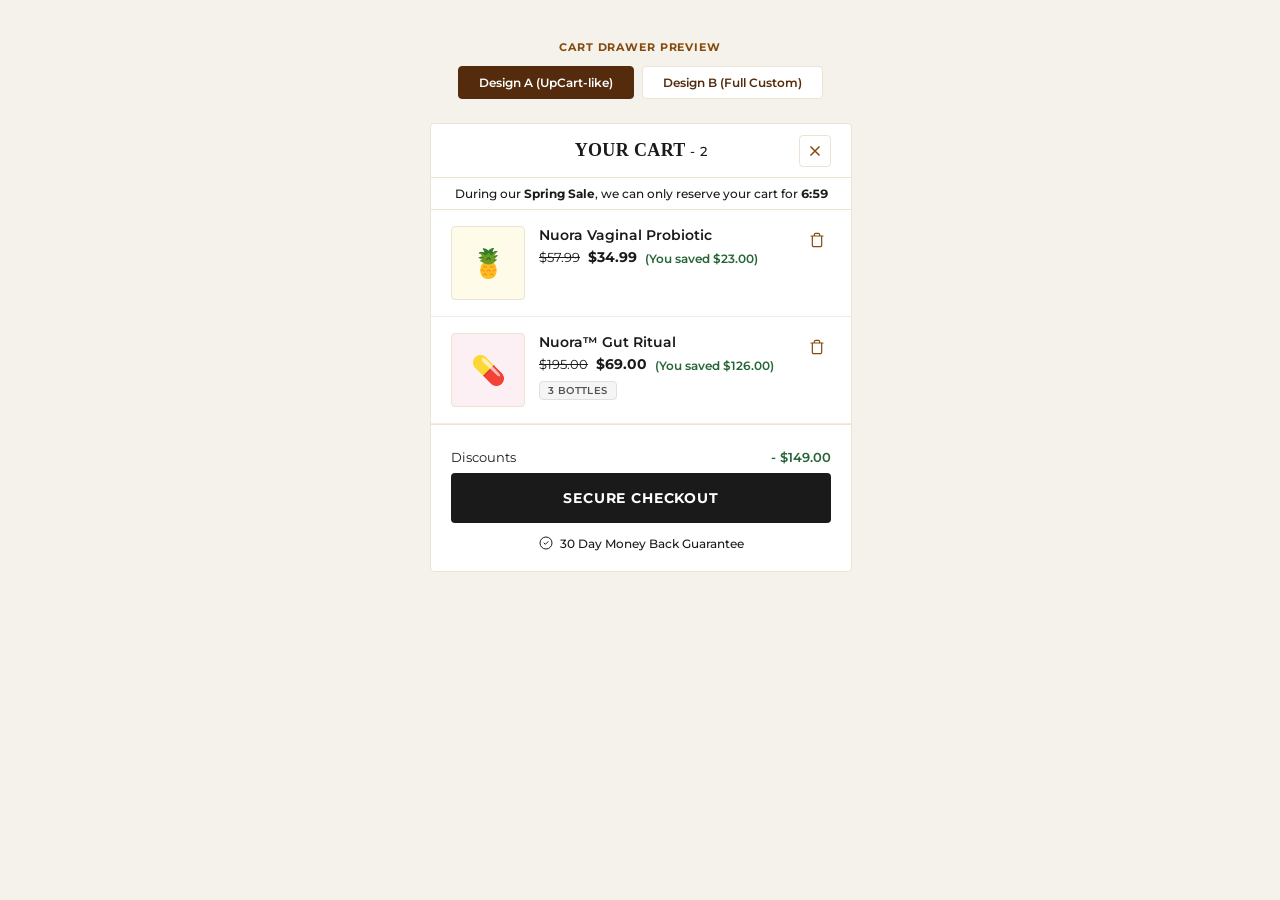
<file: preview-design-a.html>
<!DOCTYPE html>
<html lang="en">
<head>
  <meta charset="UTF-8">
  <meta name="viewport" content="width=device-width, initial-scale=1.0">
  <title>Design A Preview - UpCart-like</title>
  <link rel="preconnect" href="https://fonts.googleapis.com">
  <link href="https://fonts.googleapis.com/css2?family=Montserrat:wght@400;500;600;700&display=swap" rel="stylesheet">
  <link rel="stylesheet" href="nuora-cart-drawer.css">
  <style>
    body {
      margin: 0;
      font-family: 'Montserrat', sans-serif;
      background: #f5f1eb;
      display: flex;
      justify-content: center;
      padding: 40px 16px;
    }
    .preview-wrapper {
      width: 420px;
      max-width: 100%;
      position: relative;
    }
    .preview-label {
      text-align: center;
      font-size: 11px;
      font-weight: 700;
      letter-spacing: 0.08em;
      text-transform: uppercase;
      color: #854A0E;
      margin-bottom: 12px;
    }
    .preview-toggle {
      display: flex;
      justify-content: center;
      gap: 8px;
      margin-bottom: 24px;
    }
    .preview-toggle button {
      font-family: 'Montserrat', sans-serif;
      font-size: 12px;
      font-weight: 600;
      padding: 8px 20px;
      border: 1px solid #ece3d5;
      border-radius: 4px;
      cursor: pointer;
      transition: all 0.2s;
    }
    .preview-toggle button.active {
      background: #542C0D;
      color: #fff;
      border-color: #542C0D;
    }
    .preview-toggle button:not(.active) {
      background: #fff;
      color: #542C0D;
    }
    /* Make drawer static for preview */
    .nuora-cart-drawer {
      position: relative !important;
      transform: none !important;
      width: 100% !important;
      height: auto !important;
      border: 1px solid #ece3d5;
      border-radius: 4px;
      overflow: hidden;
    }
    .nuora-cart-drawer__scrollable {
      max-height: none !important;
      overflow: visible !important;
    }
    .nuora-cart-drawer__footer {
      display: block !important;
    }
    .nuora-cart-overlay { display: none !important; }
  </style>
</head>
<body data-cart-design="a">

  <div class="preview-wrapper">
    <div class="preview-label">Cart Drawer Preview</div>

    <div class="preview-toggle">
      <button class="active" onclick="switchDesign('a', this)">Design A (UpCart-like)</button>
      <button onclick="switchDesign('b', this)">Design B (Full Custom)</button>
    </div>

    <div id="nuora-cart-drawer" class="nuora-cart-drawer" style="display:flex;">

      <!-- Header -->
      <div class="nuora-cart-drawer__header">
        <h2 class="nuora-cart-drawer__title">
          YOUR CART <span class="nuora-cart-drawer__count" id="drawerCartCount"></span>
        </h2>
        <button class="nuora-cart-drawer__close" type="button">
          <svg width="16" height="16" viewBox="0 0 16 16" fill="none">
            <path d="M12 4L4 12M4 4l8 8" stroke="currentColor" stroke-width="1.5" stroke-linecap="square"/>
          </svg>
        </button>
      </div>

      <!-- Urgency Timer -->
      <div class="nuora-cart-drawer__urgency" id="drawerUrgency">
        <span>During our <strong>Spring Sale</strong>, we can only reserve your cart for <strong id="drawerUrgencyTime">7:00</strong></span>
      </div>

      <!-- Shipping Bar (Design B only) -->
      <div class="nuora-cart-drawer__shipping" id="drawerShipping">
        <div class="nuora-cart-drawer__shipping-text" id="drawerShippingText">Upgrade to 2+ packs for FREE shipping!</div>
        <div class="nuora-cart-drawer__shipping-track">
          <div class="nuora-cart-drawer__shipping-fill" id="drawerShippingFill" style="width:50%;"></div>
        </div>
      </div>

      <!-- Scrollable -->
      <div class="nuora-cart-drawer__scrollable" id="drawerScrollable">
        <div class="nuora-cart-drawer__items" id="drawerItems"></div>

        <!-- Cross-sell (Design B only) -->
        <div class="nuora-cart-drawer__cross-sell" id="drawerCrossSell" style="display:none;">
          <h3 class="nuora-cart-drawer__section-title" id="crossSellTitle"></h3>
          <div class="nuora-cart-drawer__cross-sell-card" id="drawerCrossSellCard"></div>
        </div>

        <!-- Bundle (Design B only) -->
        <div class="nuora-cart-drawer__bundle" id="drawerBundle" style="display:none;">
          <h3 class="nuora-cart-drawer__section-title">Upgrade & Save</h3>
          <div class="nuora-cart-drawer__bundle-card" id="drawerBundleCard"></div>
        </div>
      </div>

      <!-- Footer -->
      <div class="nuora-cart-drawer__footer" id="drawerFooter"></div>

    </div>
  </div>

<script>
  const MOCK_ITEMS = [
    {
      name: 'Nuora Vaginal Probiotic',
      variant: '1 Pack',
      price: 3499,
      compare: 5799,
      saved: 2300,
      plan: 'Every 30 Days',
      savingsPct: 15,
      units: 1,
      img: '',
      emoji: '\uD83C\uDF4D',
      type: 'yellow',
    },
    {
      name: 'Nuora\u2122 Gut Ritual',
      variant: '3 Bottles',
      price: 6900,
      compare: 19500,
      saved: 12600,
      plan: 'Every 3 Months',
      savingsPct: 65,
      units: 3,
      img: '',
      emoji: '\uD83D\uDC8A',
      type: 'rose',
    },
  ];

  function fmt(cents) {
    return '$' + (cents / 100).toFixed(2);
  }

  function getDesign() {
    return document.body.dataset.cartDesign || 'a';
  }

  // ---- Design A renders ----
  function renderLineItemA(item) {
    var html = '<div class="nuora-cart-drawer__item">';
    html += '<div class="nuora-cart-drawer__item-img" style="display:flex;align-items:center;justify-content:center;font-size:28px;background:' + (item.type === 'rose' ? '#FDF0F4' : '#FEFBE8') + ';">' + item.emoji + '</div>';
    html += '<div class="nuora-cart-drawer__item-details">';
    html += '<p class="nuora-cart-drawer__item-name">' + item.name + '</p>';

    html += '<div class="nuora-cart-drawer__price-row">';
    if (item.compare > item.price) {
      html += '<span class="nuora-cart-drawer__price-compare">' + fmt(item.compare) + '</span>';
    }
    html += '<span class="nuora-cart-drawer__price-current">' + fmt(item.price) + '</span>';
    if (item.saved > 0) {
      html += '<span class="nuora-cart-drawer__item-saved">(You saved ' + fmt(item.saved) + ')</span>';
    }
    html += '</div>';

    if (item.units >= 2) {
      html += '<span class="nuora-cart-drawer__discount-badge">' + item.units + ' ' + (item.type === 'rose' ? 'BOTTLES' : 'PACKS') + '</span>';
    }

    html += '</div>';
    html += '<button class="nuora-cart-drawer__delete-btn" type="button"><svg width="16" height="16" viewBox="0 0 16 16" fill="none"><path d="M2 4h12M5.33 4V2.67a1.33 1.33 0 011.34-1.34h2.66a1.33 1.33 0 011.34 1.34V4m2 0v9.33a1.33 1.33 0 01-1.34 1.34H4.67a1.33 1.33 0 01-1.34-1.34V4h9.34z" stroke="currentColor" stroke-width="1.2" stroke-linecap="round" stroke-linejoin="round"/></svg></button>';
    html += '</div>';
    return html;
  }

  function renderFooterA() {
    var totalSavings = MOCK_ITEMS.reduce(function(s, i) { return s + i.saved; }, 0);
    var total = MOCK_ITEMS.reduce(function(s, i) { return s + i.price; }, 0);
    var html = '';
    if (totalSavings > 0) {
      html += '<div class="nuora-cart-drawer__discount-row"><span>Discounts</span><span>- ' + fmt(totalSavings) + '</span></div>';
    }
    html += '<button class="nuora-cart-drawer__secure-checkout-btn" type="button">SECURE CHECKOUT</button>';
    html += '<div class="nuora-cart-drawer__guarantee"><svg width="16" height="16" viewBox="0 0 24 24" fill="none"><path d="M9 12l2 2 4-4" stroke="currentColor" stroke-width="1.5" stroke-linecap="round" stroke-linejoin="round"/><path d="M21 12a9 9 0 11-18 0 9 9 0 0118 0z" stroke="currentColor" stroke-width="1.5"/></svg><span>30 Day Money Back Guarantee</span></div>';
    return html;
  }

  // ---- Design B renders ----
  function renderLineItemB(item) {
    var html = '<div class="nuora-cart-drawer__item">';
    html += '<div class="nuora-cart-drawer__item-img" style="display:flex;align-items:center;justify-content:center;font-size:28px;background:' + (item.type === 'rose' ? '#FDF0F4' : '#FEFBE8') + ';">' + item.emoji + '</div>';
    html += '<div class="nuora-cart-drawer__item-details">';
    html += '<p class="nuora-cart-drawer__item-name">' + item.name + '</p>';
    html += '<p class="nuora-cart-drawer__item-variant">Variant: ' + item.variant + '</p>';
    if (item.plan) {
      html += '<p class="nuora-cart-drawer__item-plan">' + item.plan + '</p>';
    }
    if (item.savingsPct > 0) {
      html += '<p class="nuora-cart-drawer__item-savings">Saves ' + item.savingsPct + '%</p>';
    }
    html += '<div class="nuora-cart-drawer__item-bottom">';
    html += '<div class="nuora-cart-drawer__item-actions">';
    html += '<button class="nuora-cart-drawer__remove">Remove</button>';
    html += '</div>';
    html += '<div class="nuora-cart-drawer__item-price">';
    html += '<div class="nuora-cart-drawer__price-current">' + fmt(item.price) + '</div>';
    if (item.compare > item.price) {
      html += '<div class="nuora-cart-drawer__price-compare">' + fmt(item.compare) + '</div>';
    }
    html += '</div></div></div></div>';
    return html;
  }

  function renderFooterB() {
    var total = MOCK_ITEMS.reduce(function(s, i) { return s + i.price; }, 0);
    var totalSavings = MOCK_ITEMS.reduce(function(s, i) { return s + i.saved; }, 0);
    var hasMultiPack = MOCK_ITEMS.some(function(i) { return i.units >= 2; });
    var html = '';
    html += '<div class="nuora-cart-drawer__summary-row"><span>Subtotal</span><span>' + fmt(total) + '</span></div>';
    html += '<div class="nuora-cart-drawer__summary-row"><span>Shipping</span><span>' + (hasMultiPack ? 'FREE' : 'Calculated at checkout') + '</span></div>';
    html += '<div class="nuora-cart-drawer__summary-row nuora-cart-drawer__summary-total"><span>Total</span><span>' + fmt(total) + '</span></div>';
    if (totalSavings > 0) {
      html += '<p class="nuora-cart-drawer__savings">You\'re saving ' + fmt(totalSavings) + ' on your wellness routine</p>';
    }
    html += '<button class="nuora-cart-drawer__checkout" type="button">CHECKOUT - ' + fmt(total) + '</button>';
    html += '<div class="nuora-cart-drawer__trust"><span>&#x1F512; Secure checkout</span><span>30-day guarantee</span><span>Cancel anytime</span></div>';
    return html;
  }

  // ---- Master render ----
  function render() {
    var design = getDesign();
    var itemsEl = document.getElementById('drawerItems');
    var footerEl = document.getElementById('drawerFooter');
    var countEl = document.getElementById('drawerCartCount');
    var shippingEl = document.getElementById('drawerShipping');
    var crossSellEl = document.getElementById('drawerCrossSell');
    var bundleEl = document.getElementById('drawerBundle');
    var shippingTextEl = document.getElementById('drawerShippingText');
    var shippingFillEl = document.getElementById('drawerShippingFill');

    countEl.textContent = design === 'a' ? '- ' + MOCK_ITEMS.length : '(' + MOCK_ITEMS.length + ')';

    if (design === 'a') {
      itemsEl.innerHTML = MOCK_ITEMS.map(renderLineItemA).join('');
      footerEl.innerHTML = renderFooterA();
      // Hide B-only sections
      if (crossSellEl) crossSellEl.style.display = 'none';
      if (bundleEl) bundleEl.style.display = 'none';
    } else {
      itemsEl.innerHTML = MOCK_ITEMS.map(renderLineItemB).join('');
      footerEl.innerHTML = renderFooterB();
      // Show cross-sell
      if (crossSellEl) {
        crossSellEl.style.display = '';
        var titleEl = document.getElementById('crossSellTitle');
        if (titleEl) titleEl.textContent = 'Women Who Added Gummies Saw Better Results';
        var cardEl = document.getElementById('drawerCrossSellCard');
        if (cardEl) {
          cardEl.innerHTML = '<div class="nuora-cart-drawer__cross-sell-img" style="display:flex;align-items:center;justify-content:center;font-size:20px;background:#FEFBE8;">&#x1F34D;</div><div class="nuora-cart-drawer__cross-sell-info"><p class="nuora-cart-drawer__cross-sell-name">Feminine Balance Gummies</p><p class="nuora-cart-drawer__cross-sell-price">$34.99 <span class="strike">$57.99</span></p></div><button class="nuora-cart-drawer__cross-sell-add">+ ADD</button>';
        }
      }
      // Show bundle
      if (bundleEl) {
        bundleEl.style.display = '';
        var bundleCardEl = document.getElementById('drawerBundleCard');
        if (bundleCardEl) {
          bundleCardEl.innerHTML = '<div><p class="nuora-cart-drawer__bundle-title">Switch to 3 Packs & Save 42%</p><p class="nuora-cart-drawer__bundle-sub">$58.99 vs $101.97 + FREE shipping</p></div><button class="nuora-cart-drawer__bundle-btn">Upgrade</button>';
        }
      }
      // Shipping bar
      if (shippingTextEl) {
        var hasMulti = MOCK_ITEMS.some(function(i) { return i.units >= 2; });
        shippingTextEl.textContent = hasMulti ? "You've unlocked FREE shipping!" : "Upgrade to 2+ packs for FREE shipping!";
        shippingTextEl.classList.toggle('is-qualified', hasMulti);
      }
      if (shippingFillEl) {
        var hasMulti2 = MOCK_ITEMS.some(function(i) { return i.units >= 2; });
        shippingFillEl.style.width = hasMulti2 ? '100%' : '50%';
        shippingFillEl.classList.toggle('is-qualified', hasMulti2);
      }
    }
  }

  // ---- Timer ----
  var seconds = 7 * 60;
  function tick() {
    if (seconds <= 0) seconds = 7 * 60;
    var mins = Math.floor(seconds / 60);
    var secs = seconds % 60;
    document.getElementById('drawerUrgencyTime').textContent = mins + ':' + (secs < 10 ? '0' : '') + secs;
    seconds--;
  }
  tick();
  setInterval(tick, 1000);

  // ---- Toggle ----
  function switchDesign(d, btn) {
    document.body.dataset.cartDesign = d;
    document.querySelectorAll('.preview-toggle button').forEach(function(b) { b.classList.remove('active'); });
    btn.classList.add('active');
    render();
  }

  render();
</script>
</body>
</html>
</file>
<file: styles.css>
/*
 * Nuora Custom Cart - Technical Spec Site
 * Brand: Nuora (mynuora.com)
 * Design: Hardik (CRO + Design)
 *
 * Rules:
 * - Light mode ONLY
 * - 4px border-radius max
 * - NO shadows, NO glow, NO gradients
 * - Frosty glass OK (backdrop-filter blur)
 * - Heading: Americana BT Bold | Body: Montserrat
 * - No pure black - use Brown-950
 */

@font-face {
  font-family: 'Americana BT';
  src: local('Americana BT Bold'), local('AmericanaBT-Bold');
  font-weight: 700;
  font-style: normal;
}

:root {
  --yellow-25: #FEFDF0;
  --yellow-50: #FEFBE8;
  --yellow-100: #FEF7C3;
  --yellow-200: #FDE272;
  --yellow-400: #FAC515;
  --yellow-500: #EAAA08;
  --yellow-600: #CA8504;
  --brown-800: #854A0E;
  --brown-900: #713B12;
  --brown-950: #542C0D;
  --rose-light: #FDF0F4;
  --rose-primary: #9B083E;
  --rose-pdp: #7B1C3A;
  --rose-dark: #4A0420;
  --blue-primary: #1565C0;
  --blue-light: #E3F2FD;
  --positive: #276536;
  --positive-bg: #e8f5e9;
  --negative: #9B083E;
  --negative-bg: #fce4ec;
  --white: #ffffff;
  --border: rgba(113, 59, 18, 0.10);
  --border-solid: #ece3d5;
  --glass: rgba(255, 255, 255, 0.55);
  --glass-border: rgba(113, 59, 18, 0.08);
  --font-heading: 'Americana BT', Georgia, 'Times New Roman', serif;
  --font-body: 'Montserrat', -apple-system, BlinkMacSystemFont, 'Segoe UI', sans-serif;
}

* { margin: 0; padding: 0; box-sizing: border-box; }

html { scroll-behavior: smooth; }

body {
  font-family: var(--font-body);
  background: var(--yellow-25);
  color: var(--brown-900);
  line-height: 1.6;
  -webkit-font-smoothing: antialiased;
}

/* ==================== HEADER ==================== */
.site-header {
  background: var(--yellow-50);
  border-bottom: 1px solid var(--border-solid);
  padding: 24px 16px 20px;
  position: sticky;
  top: 0;
  z-index: 100;
  backdrop-filter: blur(16px);
  -webkit-backdrop-filter: blur(16px);
}

.header-inner {
  max-width: 1200px;
  margin: 0 auto;
  display: flex;
  align-items: center;
  justify-content: space-between;
  gap: 16px;
}

.header-brand {
  display: flex;
  align-items: center;
  gap: 12px;
}

.header-logo {
  width: 32px;
  height: 32px;
  background: var(--yellow-400);
  border-radius: 4px;
  display: flex;
  align-items: center;
  justify-content: center;
  font-family: var(--font-heading);
  font-size: 18px;
  color: var(--brown-950);
  font-weight: 700;
}

.header-title {
  font-family: var(--font-heading);
  font-size: 18px;
  font-weight: 700;
  color: var(--brown-950);
  letter-spacing: -0.02em;
}

.header-badge {
  font-family: var(--font-body);
  font-size: 10px;
  font-weight: 600;
  letter-spacing: 0.06em;
  text-transform: uppercase;
  color: var(--yellow-600);
  background: var(--yellow-100);
  padding: 3px 8px;
  border-radius: 4px;
  border: 1px solid var(--yellow-200);
}

.header-nav {
  display: flex;
  gap: 4px;
}

.header-nav a {
  font-size: 13px;
  font-weight: 500;
  color: var(--brown-800);
  text-decoration: none;
  padding: 6px 12px;
  border-radius: 4px;
  transition: background 0.2s, color 0.2s;
}

.header-nav a:hover {
  background: var(--yellow-100);
  color: var(--brown-950);
}

.mobile-menu-btn {
  display: none;
  background: none;
  border: 1px solid var(--border-solid);
  border-radius: 4px;
  padding: 8px;
  cursor: pointer;
  color: var(--brown-900);
}

/* ==================== HERO ==================== */
.hero {
  padding: 48px 16px 40px;
  text-align: center;
  border-bottom: 1px solid var(--border-solid);
  background: var(--yellow-50);
}

.hero-inner {
  max-width: 720px;
  margin: 0 auto;
}

.hero h1 {
  font-family: var(--font-heading);
  font-size: 32px;
  font-weight: 700;
  color: var(--brown-950);
  letter-spacing: -0.02em;
  margin-bottom: 12px;
  line-height: 1.2;
}

.hero p {
  font-size: 15px;
  color: var(--brown-800);
  font-weight: 400;
  margin-bottom: 24px;
  line-height: 1.7;
}

.hero-meta {
  display: flex;
  justify-content: center;
  gap: 24px;
  flex-wrap: wrap;
}

.hero-meta-item {
  display: flex;
  align-items: center;
  gap: 6px;
  font-size: 12px;
  font-weight: 600;
  color: var(--brown-800);
  letter-spacing: 0.02em;
  text-transform: uppercase;
}

.hero-meta-item .dot {
  width: 6px;
  height: 6px;
  background: var(--yellow-400);
  border-radius: 4px;
}

/* ==================== SECTION NAV (TABS) ==================== */
.section-nav {
  position: sticky;
  top: 72px;
  z-index: 90;
  background: var(--yellow-25);
  border-bottom: 1px solid var(--border-solid);
  padding: 0 16px;
  overflow-x: auto;
  -webkit-overflow-scrolling: touch;
}

.section-nav::-webkit-scrollbar { display: none; }

.section-nav-inner {
  max-width: 1200px;
  margin: 0 auto;
  display: flex;
  gap: 0;
}

.section-nav a {
  flex-shrink: 0;
  font-size: 12px;
  font-weight: 600;
  color: var(--brown-800);
  text-decoration: none;
  padding: 12px 16px;
  border-bottom: 2px solid transparent;
  letter-spacing: 0.02em;
  text-transform: uppercase;
  transition: color 0.2s, border-color 0.2s;
  white-space: nowrap;
}

.section-nav a:hover,
.section-nav a.active {
  color: var(--brown-950);
  border-bottom-color: var(--yellow-400);
}

/* ==================== MAIN CONTENT ==================== */
.main {
  max-width: 1200px;
  margin: 0 auto;
  padding: 0 16px;
}

.section {
  padding: 48px 0;
  border-bottom: 1px solid var(--border-solid);
}

.section:last-child {
  border-bottom: none;
}

.section-header {
  margin-bottom: 32px;
}

.section-label {
  font-size: 11px;
  font-weight: 700;
  letter-spacing: 0.08em;
  text-transform: uppercase;
  color: var(--yellow-600);
  margin-bottom: 8px;
}

.section-title {
  font-family: var(--font-heading);
  font-size: 26px;
  font-weight: 700;
  color: var(--brown-950);
  letter-spacing: -0.02em;
  margin-bottom: 8px;
  line-height: 1.2;
}

.section-desc {
  font-size: 14px;
  color: var(--brown-800);
  max-width: 640px;
  line-height: 1.7;
}

/* ==================== CARDS ==================== */
.card {
  background: var(--glass);
  backdrop-filter: blur(12px);
  -webkit-backdrop-filter: blur(12px);
  border: 1px solid var(--glass-border);
  border-radius: 4px;
  padding: 24px;
  margin-bottom: 16px;
}

.card-title {
  font-family: var(--font-heading);
  font-size: 18px;
  font-weight: 700;
  color: var(--brown-950);
  margin-bottom: 8px;
  letter-spacing: -0.01em;
}

.card-subtitle {
  font-size: 12px;
  font-weight: 600;
  color: var(--yellow-600);
  text-transform: uppercase;
  letter-spacing: 0.04em;
  margin-bottom: 12px;
}

.card-text {
  font-size: 14px;
  color: var(--brown-800);
  line-height: 1.7;
}

/* ==================== GRID LAYOUTS ==================== */
.grid-2 {
  display: grid;
  grid-template-columns: 1fr;
  gap: 16px;
}

.grid-3 {
  display: grid;
  grid-template-columns: 1fr;
  gap: 16px;
}

/* ==================== ARCHITECTURE DIAGRAM ==================== */
.arch-diagram {
  background: var(--white);
  border: 1px solid var(--border-solid);
  border-radius: 4px;
  padding: 32px 24px;
  overflow-x: auto;
}

.arch-box {
  border: 1px solid var(--border-solid);
  border-radius: 4px;
  padding: 16px;
  text-align: center;
  background: var(--yellow-50);
  transition: background 0.2s;
}

.arch-box:hover {
  background: var(--yellow-100);
}

.arch-box-title {
  font-family: var(--font-heading);
  font-size: 14px;
  font-weight: 700;
  color: var(--brown-950);
  margin-bottom: 4px;
}

.arch-box-desc {
  font-size: 12px;
  color: var(--brown-800);
}

.arch-flow {
  display: flex;
  flex-direction: column;
  align-items: center;
  gap: 12px;
}

.arch-flow-row {
  display: flex;
  gap: 12px;
  flex-wrap: wrap;
  justify-content: center;
  width: 100%;
}

.arch-arrow {
  display: flex;
  align-items: center;
  justify-content: center;
  color: var(--yellow-500);
  font-size: 20px;
  padding: 4px 0;
}

.arch-center-box {
  border: 1px solid var(--yellow-400);
  border-radius: 4px;
  padding: 16px 24px;
  background: var(--yellow-50);
  text-align: center;
  width: 100%;
  max-width: 400px;
}

.arch-center-box .arch-box-title {
  color: var(--yellow-600);
  font-size: 12px;
  letter-spacing: 0.04em;
  text-transform: uppercase;
}

/* ==================== API ENDPOINTS TABLE ==================== */
.api-table {
  width: 100%;
  border-collapse: collapse;
  font-size: 13px;
}

.api-table th {
  font-size: 11px;
  font-weight: 700;
  text-transform: uppercase;
  letter-spacing: 0.06em;
  color: var(--brown-800);
  text-align: left;
  padding: 10px 12px;
  border-bottom: 1px solid var(--border-solid);
  background: var(--yellow-50);
}

.api-table td {
  padding: 10px 12px;
  border-bottom: 1px solid var(--border);
  color: var(--brown-900);
  vertical-align: top;
}

.api-table tr:hover td {
  background: var(--yellow-50);
}

.method-badge {
  font-size: 11px;
  font-weight: 700;
  letter-spacing: 0.04em;
  padding: 2px 8px;
  border-radius: 4px;
  font-family: monospace;
}

.method-get {
  background: var(--positive-bg);
  color: var(--positive);
}

.method-post {
  background: var(--yellow-100);
  color: var(--yellow-600);
}

.endpoint-path {
  font-family: 'SF Mono', 'Fira Code', monospace;
  font-size: 12px;
  color: var(--brown-950);
  font-weight: 500;
}

/* ==================== INTERACTIVE CART DEMO ==================== */
.demo-container {
  position: relative;
  background: var(--white);
  border: 1px solid var(--border-solid);
  border-radius: 4px;
  overflow: hidden;
  min-height: 500px;
}

.demo-toolbar {
  display: flex;
  align-items: center;
  justify-content: space-between;
  padding: 12px 16px;
  background: var(--yellow-50);
  border-bottom: 1px solid var(--border-solid);
}

.demo-toolbar-label {
  font-size: 11px;
  font-weight: 700;
  text-transform: uppercase;
  letter-spacing: 0.06em;
  color: var(--brown-800);
}

.demo-toggle-group {
  display: flex;
  gap: 0;
  border: 1px solid var(--border-solid);
  border-radius: 4px;
  overflow: hidden;
}

.demo-toggle {
  font-family: var(--font-body);
  font-size: 12px;
  font-weight: 600;
  padding: 6px 14px;
  border: none;
  background: var(--white);
  color: var(--brown-800);
  cursor: pointer;
  transition: background 0.2s, color 0.2s;
  border-right: 1px solid var(--border-solid);
}

.demo-toggle:last-child {
  border-right: none;
}

.demo-toggle.active {
  background: var(--yellow-400);
  color: var(--brown-950);
}

.demo-viewport {
  position: relative;
  margin: 24px auto;
  transition: width 0.3s ease;
  overflow: hidden;
}

.demo-viewport.mobile {
  width: 375px;
  max-width: 100%;
}

.demo-viewport.desktop {
  width: 100%;
  max-width: 840px;
}

/* Cart Drawer Demo */
.cart-drawer-demo {
  background: var(--white);
  border: 1px solid var(--border-solid);
  border-radius: 4px;
  overflow: hidden;
  margin: 0 auto;
}

.drawer-header {
  display: flex;
  align-items: center;
  justify-content: space-between;
  padding: 16px 20px;
  border-bottom: 1px solid var(--border-solid);
  background: var(--white);
}

.drawer-header-title {
  font-family: var(--font-heading);
  font-size: 16px;
  font-weight: 700;
  color: var(--brown-950);
  letter-spacing: 0.02em;
}

.drawer-header-title span {
  color: var(--brown-800);
  font-family: var(--font-body);
  font-weight: 500;
  font-size: 13px;
}

.drawer-close {
  width: 32px;
  height: 32px;
  display: flex;
  align-items: center;
  justify-content: center;
  border: 1px solid var(--border-solid);
  border-radius: 4px;
  background: var(--white);
  cursor: pointer;
  color: var(--brown-800);
  font-size: 16px;
  transition: background 0.2s;
}

.drawer-close:hover {
  background: var(--yellow-50);
}

/* Urgency Timer */
.urgency-timer {
  display: flex;
  align-items: center;
  justify-content: center;
  padding: 8px 20px;
  background: var(--negative-bg);
  border-bottom: 1px solid var(--border-solid);
  font-size: 12px;
  color: var(--negative);
  font-weight: 500;
}

.urgency-timer strong {
  font-weight: 700;
  font-variant-numeric: tabular-nums;
}

/* Shipping Bar */
.shipping-bar {
  padding: 12px 20px;
  border-bottom: 1px solid var(--border-solid);
}

.shipping-bar-text {
  font-size: 13px;
  font-weight: 600;
  color: var(--brown-800);
  margin-bottom: 8px;
  text-align: center;
}

.shipping-bar-text.qualified {
  color: var(--positive);
}

.shipping-bar-track {
  width: 100%;
  height: 6px;
  background: #F0F0F0;
  border-radius: 4px;
  overflow: hidden;
}

.shipping-bar-fill {
  height: 100%;
  background: var(--yellow-400);
  border-radius: 4px;
  transition: width 0.4s ease;
}

.shipping-bar-fill.qualified {
  background: var(--positive);
}

/* Cart Line Items */
.cart-items {
  padding: 0;
}

.cart-item {
  display: flex;
  gap: 14px;
  padding: 16px 20px;
  border-bottom: 1px solid var(--border);
}

.cart-item-img {
  width: 72px;
  height: 72px;
  flex-shrink: 0;
  background: var(--yellow-100);
  border: 1px solid var(--border-solid);
  border-radius: 4px;
  display: flex;
  align-items: center;
  justify-content: center;
  font-size: 24px;
}

.cart-item-img.rose {
  background: var(--rose-light);
}

.cart-item-details {
  flex: 1;
  min-width: 0;
}

.cart-item-name {
  font-size: 14px;
  font-weight: 600;
  color: var(--brown-950);
  margin-bottom: 2px;
}

.cart-item-variant {
  font-size: 12px;
  color: var(--brown-800);
  margin-bottom: 2px;
}

.cart-item-plan {
  font-size: 11px;
  font-weight: 600;
  color: var(--yellow-600);
  margin-bottom: 2px;
}

.cart-item-savings {
  font-size: 11px;
  font-weight: 600;
  color: var(--positive);
  margin-bottom: 8px;
}

.cart-item-bottom {
  display: flex;
  align-items: center;
  justify-content: space-between;
  gap: 8px;
}

.qty-control {
  display: flex;
  align-items: center;
  border: 1px solid var(--border-solid);
  border-radius: 4px;
  overflow: hidden;
}

.qty-btn {
  width: 28px;
  height: 28px;
  display: flex;
  align-items: center;
  justify-content: center;
  background: var(--white);
  border: none;
  cursor: pointer;
  color: var(--brown-900);
  font-size: 14px;
  font-weight: 600;
  font-family: var(--font-body);
  transition: background 0.2s;
}

.qty-btn:hover {
  background: var(--yellow-50);
}

.qty-value {
  width: 32px;
  text-align: center;
  font-size: 13px;
  font-weight: 600;
  color: var(--brown-950);
  border-left: 1px solid var(--border-solid);
  border-right: 1px solid var(--border-solid);
  line-height: 28px;
}

.cart-item-price {
  text-align: right;
}

.price-current {
  font-size: 15px;
  font-weight: 700;
  color: var(--brown-950);
}

.price-compare {
  font-size: 12px;
  color: var(--brown-800);
  text-decoration: line-through;
}

.remove-btn {
  font-family: var(--font-body);
  font-size: 11px;
  font-weight: 600;
  color: var(--negative);
  background: none;
  border: none;
  cursor: pointer;
  text-transform: uppercase;
  letter-spacing: 0.04em;
  padding: 4px 0;
  transition: opacity 0.2s;
}

.remove-btn:hover {
  opacity: 0.7;
}

/* Cross-sell Section */
.cross-sell {
  padding: 16px 20px;
  border-bottom: 1px solid var(--border-solid);
}

.cross-sell-header {
  font-size: 12px;
  font-weight: 700;
  text-transform: uppercase;
  letter-spacing: 0.06em;
  color: var(--brown-800);
  margin-bottom: 12px;
}

.cross-sell-card {
  display: flex;
  gap: 12px;
  align-items: center;
  padding: 12px;
  border: 1px solid var(--border-solid);
  border-radius: 4px;
  background: var(--rose-light);
}

.cross-sell-img {
  width: 56px;
  height: 56px;
  flex-shrink: 0;
  background: var(--white);
  border: 1px solid var(--border-solid);
  border-radius: 4px;
  display: flex;
  align-items: center;
  justify-content: center;
  font-size: 20px;
}

.cross-sell-info {
  flex: 1;
  min-width: 0;
}

.cross-sell-name {
  font-size: 13px;
  font-weight: 600;
  color: var(--brown-950);
  margin-bottom: 2px;
}

.cross-sell-price {
  font-size: 12px;
  color: var(--brown-800);
}

.cross-sell-price .strike {
  text-decoration: line-through;
  opacity: 0.6;
}

.cross-sell-add {
  font-family: var(--font-body);
  font-size: 11px;
  font-weight: 700;
  letter-spacing: 0.04em;
  text-transform: uppercase;
  background: var(--rose-primary);
  color: var(--white);
  border: none;
  padding: 8px 14px;
  border-radius: 4px;
  cursor: pointer;
  white-space: nowrap;
  transition: background 0.2s;
}

.cross-sell-add:hover {
  background: var(--rose-pdp);
}

/* Bundle Upsell */
.bundle-upsell {
  padding: 16px 20px;
  border-bottom: 1px solid var(--border-solid);
}

.bundle-upsell-header {
  font-size: 12px;
  font-weight: 700;
  text-transform: uppercase;
  letter-spacing: 0.06em;
  color: var(--brown-800);
  margin-bottom: 12px;
}

.bundle-card {
  padding: 14px 16px;
  border: 1px solid var(--yellow-400);
  border-radius: 4px;
  background: var(--yellow-50);
  display: flex;
  align-items: center;
  justify-content: space-between;
  gap: 12px;
}

.bundle-info-title {
  font-size: 14px;
  font-weight: 700;
  color: var(--brown-950);
  margin-bottom: 2px;
}

.bundle-info-sub {
  font-size: 12px;
  color: var(--brown-800);
}

.bundle-upgrade-btn {
  font-family: var(--font-body);
  font-size: 11px;
  font-weight: 700;
  letter-spacing: 0.04em;
  text-transform: uppercase;
  background: var(--yellow-400);
  color: var(--brown-950);
  border: none;
  padding: 8px 16px;
  border-radius: 4px;
  cursor: pointer;
  white-space: nowrap;
  transition: background 0.2s;
}

.bundle-upgrade-btn:hover {
  background: var(--yellow-500);
}

/* Cart Footer */
.cart-footer {
  padding: 20px;
  background: var(--white);
}

.cart-summary-row {
  display: flex;
  justify-content: space-between;
  align-items: center;
  padding: 4px 0;
  font-size: 13px;
  color: var(--brown-800);
}

.cart-summary-row.total {
  font-size: 16px;
  font-weight: 700;
  color: var(--brown-950);
  padding: 8px 0;
  border-top: 1px solid var(--border-solid);
  margin-top: 4px;
}

.cart-savings {
  font-size: 13px;
  font-weight: 600;
  color: var(--positive);
  text-align: center;
  padding: 8px 0;
}

.checkout-btn {
  width: 100%;
  font-family: var(--font-body);
  font-size: 14px;
  font-weight: 700;
  letter-spacing: 0.02em;
  text-transform: uppercase;
  background: var(--brown-950);
  color: var(--white);
  border: none;
  padding: 14px 24px;
  border-radius: 4px;
  cursor: pointer;
  margin-top: 8px;
  transition: background 0.2s;
}

.checkout-btn:hover {
  background: var(--brown-900);
}

.cart-trust {
  display: flex;
  align-items: center;
  justify-content: center;
  gap: 16px;
  padding-top: 12px;
  font-size: 11px;
  color: var(--brown-800);
  flex-wrap: wrap;
}

.cart-trust span {
  display: flex;
  align-items: center;
  gap: 4px;
}

/* ==================== CODE BLOCKS ==================== */
.code-block {
  background: var(--white);
  border: 1px solid var(--border-solid);
  border-radius: 4px;
  overflow-x: auto;
  margin: 16px 0;
}

.code-block-header {
  display: flex;
  align-items: center;
  justify-content: space-between;
  padding: 8px 16px;
  background: var(--yellow-50);
  border-bottom: 1px solid var(--border-solid);
}

.code-block-label {
  font-size: 11px;
  font-weight: 700;
  text-transform: uppercase;
  letter-spacing: 0.06em;
  color: var(--brown-800);
}

.code-copy-btn {
  font-family: var(--font-body);
  font-size: 11px;
  font-weight: 600;
  color: var(--brown-800);
  background: var(--white);
  border: 1px solid var(--border-solid);
  border-radius: 4px;
  padding: 4px 10px;
  cursor: pointer;
  transition: background 0.2s;
}

.code-copy-btn:hover {
  background: var(--yellow-100);
}

.code-block pre {
  padding: 16px;
  font-family: 'SF Mono', 'Fira Code', 'Consolas', monospace;
  font-size: 12px;
  line-height: 1.7;
  color: var(--brown-950);
  overflow-x: auto;
  white-space: pre;
}

/* ==================== CHECKLIST ==================== */
.checklist {
  list-style: none;
  padding: 0;
}

.checklist-item {
  display: flex;
  align-items: flex-start;
  gap: 10px;
  padding: 10px 0;
  border-bottom: 1px solid var(--border);
  font-size: 13px;
  color: var(--brown-900);
  cursor: pointer;
  transition: background 0.15s;
}

.checklist-item:hover {
  background: var(--yellow-50);
  margin: 0 -12px;
  padding: 10px 12px;
  border-radius: 4px;
}

.checklist-item:last-child {
  border-bottom: none;
}

.checklist-box {
  width: 18px;
  height: 18px;
  flex-shrink: 0;
  border: 1px solid var(--border-solid);
  border-radius: 4px;
  background: var(--white);
  display: flex;
  align-items: center;
  justify-content: center;
  margin-top: 1px;
  transition: background 0.2s, border-color 0.2s;
}

.checklist-item.checked .checklist-box {
  background: var(--positive);
  border-color: var(--positive);
  color: var(--white);
}

.checklist-item.checked .checklist-text {
  text-decoration: line-through;
  opacity: 0.5;
}

.checklist-check {
  font-size: 11px;
  display: none;
}

.checklist-item.checked .checklist-check {
  display: block;
}

.checklist-counter {
  font-size: 13px;
  font-weight: 600;
  color: var(--brown-800);
  padding: 8px 0 16px;
}

/* ==================== FILE TREE ==================== */
.file-tree {
  font-family: 'SF Mono', 'Fira Code', monospace;
  font-size: 13px;
  line-height: 1.8;
  color: var(--brown-900);
  padding: 20px;
  background: var(--white);
  border: 1px solid var(--border-solid);
  border-radius: 4px;
}

.file-tree .folder {
  color: var(--yellow-600);
  font-weight: 600;
}

.file-tree .file {
  color: var(--brown-950);
}

.file-tree .comment {
  color: var(--brown-800);
  font-style: italic;
  opacity: 0.6;
}

.file-tree .indent {
  padding-left: 20px;
}

.file-tree .indent-2 {
  padding-left: 40px;
}

/* ==================== PRODUCT CARDS ==================== */
.product-grid {
  display: grid;
  grid-template-columns: 1fr;
  gap: 16px;
}

.product-card {
  padding: 20px;
  border: 1px solid var(--border-solid);
  border-radius: 4px;
  background: var(--glass);
  backdrop-filter: blur(12px);
  -webkit-backdrop-filter: blur(12px);
}

.product-card.yellow {
  border-left: 3px solid var(--yellow-400);
}

.product-card.rose {
  border-left: 3px solid var(--rose-primary);
}

.product-card-name {
  font-family: var(--font-heading);
  font-size: 16px;
  font-weight: 700;
  color: var(--brown-950);
  margin-bottom: 4px;
}

.product-card-handle {
  font-family: 'SF Mono', 'Fira Code', monospace;
  font-size: 11px;
  color: var(--brown-800);
  margin-bottom: 12px;
}

.product-card-stats {
  display: flex;
  gap: 16px;
  flex-wrap: wrap;
}

.product-stat {
  font-size: 12px;
  color: var(--brown-800);
}

.product-stat strong {
  color: var(--brown-950);
  font-weight: 700;
}

/* ==================== PRICING TABLE ==================== */
.pricing-table {
  width: 100%;
  border-collapse: collapse;
  font-size: 13px;
}

.pricing-table th {
  font-size: 11px;
  font-weight: 700;
  text-transform: uppercase;
  letter-spacing: 0.06em;
  color: var(--brown-800);
  text-align: left;
  padding: 10px 12px;
  border-bottom: 1px solid var(--border-solid);
  background: var(--yellow-50);
}

.pricing-table td {
  padding: 10px 12px;
  border-bottom: 1px solid var(--border);
  color: var(--brown-900);
}

.pricing-table .sub-price {
  font-weight: 700;
  color: var(--positive);
}

/* ==================== GOTCHA / WARNING CARDS ==================== */
.gotcha-list {
  display: flex;
  flex-direction: column;
  gap: 12px;
}

.gotcha-item {
  padding: 16px 20px;
  border: 1px solid var(--border-solid);
  border-left: 3px solid var(--yellow-400);
  border-radius: 4px;
  background: var(--yellow-50);
}

.gotcha-item.critical {
  border-left-color: var(--negative);
  background: var(--negative-bg);
}

.gotcha-number {
  font-size: 11px;
  font-weight: 700;
  color: var(--yellow-600);
  text-transform: uppercase;
  letter-spacing: 0.06em;
  margin-bottom: 4px;
}

.gotcha-item.critical .gotcha-number {
  color: var(--negative);
}

.gotcha-title {
  font-size: 14px;
  font-weight: 700;
  color: var(--brown-950);
  margin-bottom: 4px;
}

.gotcha-text {
  font-size: 13px;
  color: var(--brown-800);
  line-height: 1.6;
}

/* ==================== OPEN QUESTIONS ==================== */
.question-list {
  display: flex;
  flex-direction: column;
  gap: 12px;
}

.question-item {
  padding: 16px 20px;
  border: 1px solid var(--border-solid);
  border-radius: 4px;
  background: var(--white);
}

.question-number {
  font-size: 11px;
  font-weight: 700;
  color: var(--yellow-600);
  text-transform: uppercase;
  letter-spacing: 0.06em;
  margin-bottom: 4px;
}

.question-text {
  font-size: 14px;
  font-weight: 600;
  color: var(--brown-950);
  margin-bottom: 6px;
}

.question-context {
  font-size: 13px;
  color: var(--brown-800);
  line-height: 1.6;
}

/* ==================== FOOTER ==================== */
.site-footer {
  padding: 32px 16px;
  text-align: center;
  border-top: 1px solid var(--border-solid);
  background: var(--yellow-50);
}

.footer-text {
  font-size: 12px;
  color: var(--brown-800);
  font-weight: 500;
}

.footer-text a {
  color: var(--yellow-600);
  text-decoration: none;
  font-weight: 600;
}

.footer-text a:hover {
  text-decoration: underline;
}

/* ==================== COLOR SWATCHES ==================== */
.swatch-grid {
  display: flex;
  gap: 8px;
  flex-wrap: wrap;
  margin-top: 12px;
}

.swatch {
  display: flex;
  flex-direction: column;
  align-items: center;
  gap: 4px;
}

.swatch-color {
  width: 40px;
  height: 40px;
  border: 1px solid var(--border-solid);
  border-radius: 4px;
}

.swatch-label {
  font-size: 9px;
  font-weight: 600;
  color: var(--brown-800);
  text-transform: uppercase;
  letter-spacing: 0.04em;
}

/* ==================== RESPONSIVE ==================== */
@media (min-width: 640px) {
  .grid-2 {
    grid-template-columns: 1fr 1fr;
  }

  .product-grid {
    grid-template-columns: 1fr 1fr;
  }

  .hero h1 {
    font-size: 38px;
  }
}

@media (min-width: 768px) {
  .site-header {
    padding: 16px 24px;
  }

  .hero {
    padding: 64px 24px 48px;
  }

  .main {
    padding: 0 24px;
  }

  .section {
    padding: 64px 0;
  }

  .section-title {
    font-size: 30px;
  }

  .mobile-menu-btn {
    display: none !important;
  }

  .header-nav {
    display: flex !important;
  }
}

@media (min-width: 1024px) {
  .grid-3 {
    grid-template-columns: 1fr 1fr 1fr;
  }

  .hero h1 {
    font-size: 42px;
  }
}

@media (max-width: 767px) {
  .header-nav {
    display: none;
    position: absolute;
    top: 100%;
    left: 0;
    right: 0;
    background: var(--yellow-50);
    border-bottom: 1px solid var(--border-solid);
    flex-direction: column;
    padding: 8px;
  }

  .header-nav.open {
    display: flex;
  }

  .mobile-menu-btn {
    display: flex;
  }

  .section-nav {
    top: 60px;
  }

  .demo-viewport.mobile {
    width: 100%;
  }

  .bundle-card {
    flex-direction: column;
    align-items: flex-start;
  }

  .api-table {
    font-size: 11px;
  }

  .api-table th,
  .api-table td {
    padding: 8px;
  }
}

/* ==================== UTILITY ==================== */
.text-center { text-align: center; }
.mt-8 { margin-top: 8px; }
.mt-16 { margin-top: 16px; }
.mt-24 { margin-top: 24px; }
.mb-8 { margin-bottom: 8px; }
.mb-16 { margin-bottom: 16px; }
.hidden { display: none !important; }

/* Scroll margin for anchor links */
[id] {
  scroll-margin-top: 130px;
}
</file>
<file: nuora-cart-drawer.css>
/*
 * Nuora Cart Drawer - Slide-out Cart Styles
 * Brand: Nuora (mynuora.com) | Design: Hardik (CRO + Design)
 *
 * Upload to: /assets/nuora-cart-drawer.css
 *
 * Rules:
 * - Light mode ONLY, 4px border-radius, NO shadows/glow/gradients
 * - Hover states go LIGHTER (rgba white overlay)
 * - Heading: Americana BT Bold | Body: Montserrat
 * - No pure black - use #542C0D (Brown-950)
 */

 @import url('https://fonts.googleapis.com/css2?family=Montserrat:wght@400;500;600;700&display=swap');

 @font-face {
   font-family: 'Americana BT';
   src: local('Americana BT Bold'), local('AmericanaBT-Bold');
   font-weight: 700;
   font-style: normal;
 }
 
 :root {
   --nc-yellow-25: #FEFDF0;
   --nc-yellow-50: #FEFBE8;
   --nc-yellow-100: #FEF7C3;
   --nc-yellow-200: #FDE272;
   --nc-yellow-400: #FAC515;
   --nc-yellow-500: #EAAA08;
   --nc-yellow-600: #CA8504;
   --nc-brown-800: #854A0E;
   --nc-brown-900: #713B12;
   --nc-brown-950: #542C0D;
   --nc-rose-light: #FDF0F4;
   --nc-rose-primary: #9B083E;
   --nc-rose-pdp: #7B1C3A;
   --nc-positive: #276536;
   --nc-positive-bg: #e8f5e9;
   --nc-white: #ffffff;
   --nc-border: rgba(113, 59, 18, 0.10);
   --nc-border-solid: #ece3d5;
   --nc-font-heading: 'Americana BT', Georgia, 'Times New Roman', serif;
   --nc-font-body: 'Montserrat', -apple-system, BlinkMacSystemFont, 'Segoe UI', sans-serif;
   --nc-drawer-width: 420px;
   --nc-transition: 0.3s cubic-bezier(0.4, 0, 0.2, 1);
 }
 
 /* ==================== OVERLAY ==================== */
 .nuora-cart-overlay {
   position: fixed;
   inset: 0;
   background: rgba(84, 44, 13, 0.4);
   z-index: 9998;
   opacity: 0;
   visibility: hidden;
   transition: opacity var(--nc-transition), visibility var(--nc-transition);
 }
 .nuora-cart-overlay.is-open {
   opacity: 1;
   visibility: visible;
 }
 
 /* ==================== DRAWER SHELL ==================== */
 .nuora-cart-drawer {
   position: fixed;
   top: 0;
   right: 0;
   bottom: 0;
   width: var(--nc-drawer-width);
   max-width: 100%;
   background: var(--nc-white);
   z-index: 9999;
   display: flex;
   flex-direction: column;
   transform: translateX(100%);
   transition: transform var(--nc-transition);
   font-family: var(--nc-font-body);
   color: var(--nc-brown-900);
   -webkit-font-smoothing: antialiased;
   overflow-x: hidden;
 }
 .nuora-cart-drawer.is-open {
   transform: translateX(0);
 }
 
 /* Reset any theme borders/rules bleeding into the drawer */
 .nuora-cart-drawer hr,
 .nuora-cart-drawer__scrollable hr {
   display: none !important;
 }
 .nuora-cart-drawer * {
   border-image: none !important;
 }
 
 /* ==================== HEADER ==================== */
 .nuora-cart-drawer__header {
   display: flex;
   align-items: center;
   justify-content: space-between;
   padding: 16px 20px;
   border-bottom: 1px solid var(--nc-border-solid);
   flex-shrink: 0;
 }
 .nuora-cart-drawer__title {
   font-family: var(--nc-font-heading);
   font-size: 16px;
   font-weight: 700;
   color: var(--nc-brown-950);
   letter-spacing: 0.02em;
   margin: 0;
 }
 .nuora-cart-drawer__count {
   font-family: var(--nc-font-body);
   font-weight: 500;
   font-size: 13px;
   color: var(--nc-brown-800);
 }
 .nuora-cart-drawer__close {
   width: 32px;
   height: 32px;
   display: flex;
   align-items: center;
   justify-content: center;
   border: 1px solid var(--nc-border-solid);
   border-radius: 4px;
   background: var(--nc-white);
   cursor: pointer;
   color: var(--nc-brown-800);
   font-size: 16px;
   transition: background var(--nc-transition);
 }
 .nuora-cart-drawer__close:hover {
   background: rgba(255, 255, 255, 0.8);
 }
 
 /* ==================== URGENCY TIMER ==================== */
 .nuora-cart-drawer__urgency {
   display: flex;
   align-items: center;
   justify-content: center;
   padding: 8px 20px;
   background: var(--nc-white);
   border-bottom: 1px solid var(--nc-border-solid);
   font-size: 12px;
   color: var(--nc-brown-900);
   font-weight: 500;
   flex-shrink: 0;
 }
 .nuora-cart-drawer__urgency strong {
   font-weight: 700;
   font-variant-numeric: tabular-nums;
 }
 
 /* ==================== SHIPPING BAR ==================== */
 .nuora-cart-drawer__shipping {
   padding: 12px 20px;
   border-bottom: 1px solid var(--nc-border-solid);
   flex-shrink: 0;
 }
 .nuora-cart-drawer__shipping-text {
   font-size: 13px;
   font-weight: 600;
   color: var(--nc-brown-800);
   text-align: center;
   margin: 0 0 8px;
   display: block !important;
 }
 .nuora-cart-drawer__shipping-text.is-qualified {
   color: var(--nc-positive);
 }
 .nuora-cart-drawer__shipping-track {
   display: block !important;
   width: 100% !important;
   height: 6px !important;
   min-height: 6px !important;
   background: #F0F0F0 !important;
   border-radius: 4px;
   overflow: hidden;
   position: relative;
   padding: 0 !important;
   margin: 0 !important;
 }
 .nuora-cart-drawer__shipping-fill {
   display: block !important;
   height: 6px !important;
   min-height: 6px !important;
   background: var(--nc-yellow-400) !important;
   border-radius: 4px;
   width: 0%;
   transition: width 0.4s ease;
   padding: 0 !important;
   margin: 0 !important;
   position: absolute;
   top: 0;
   left: 0;
 }
 .nuora-cart-drawer__shipping-fill.is-qualified {
   background: var(--nc-positive) !important;
 }
 
 /* ==================== SCROLLABLE AREA ==================== */
 .nuora-cart-drawer__scrollable {
   flex: 1;
   overflow-y: auto;
   overscroll-behavior: contain;
   -webkit-overflow-scrolling: touch;
 }
 
 /* ==================== LINE ITEMS ==================== */
 .nuora-cart-drawer__item {
   display: flex;
   gap: 14px;
   padding: 16px 20px;
   border-bottom: 1px solid var(--nc-border);
 }
 .nuora-cart-drawer__item-img {
   width: 72px;
   height: 72px;
   flex-shrink: 0;
   border: 1px solid var(--nc-border-solid);
   border-radius: 4px;
   overflow: hidden;
   background: var(--nc-yellow-50);
 }
 .nuora-cart-drawer__item-img img {
   width: 100%;
   height: 100%;
   object-fit: cover;
 }
 .nuora-cart-drawer__item-img.is-rose {
   background: var(--nc-rose-light);
 }
 .nuora-cart-drawer__item-details {
   flex: 1;
   min-width: 0;
 }
 .nuora-cart-drawer__item-name {
   font-size: 14px;
   font-weight: 600;
   color: var(--nc-brown-950);
   margin: 0 0 2px;
 }
 .nuora-cart-drawer__item-variant {
   font-size: 12px;
   color: var(--nc-brown-800);
   margin: 0 0 2px;
 }
 .nuora-cart-drawer__item-plan {
   font-size: 11px;
   font-weight: 600;
   color: var(--nc-yellow-600);
   margin: 0 0 2px;
 }
 .nuora-cart-drawer__item-savings {
   font-size: 11px;
   font-weight: 600;
   color: var(--nc-positive);
   margin: 0 0 8px;
 }
 .nuora-cart-drawer__item-bottom {
   display: flex;
   align-items: center;
   justify-content: space-between;
   gap: 8px;
 }
 .nuora-cart-drawer__item-actions {
   display: flex;
   align-items: center;
   gap: 8px;
 }
 .nuora-cart-drawer__item-price {
   text-align: right;
   flex-shrink: 0;
   max-width: 45%;
 }
 .nuora-cart-drawer__price-current {
   font-size: 15px;
   font-weight: 700;
   color: var(--nc-brown-950);
   word-break: break-word;
 }
 .nuora-cart-drawer__price-compare {
   font-size: 12px;
   color: var(--nc-brown-800);
   text-decoration: line-through;
   word-break: break-word;
 }
 .nuora-cart-drawer__price-compare::before,
 .nuora-cart-drawer__price-compare::after,
 .nuora-cart-drawer .strike::before,
 .nuora-cart-drawer .strike::after {
   display: none !important;
   content: none !important;
 }
 
 /* ==================== QUANTITY CONTROL ==================== */
 .nuora-cart-drawer__qty {
   display: flex;
   align-items: center;
   border: 1px solid var(--nc-border-solid);
   border-radius: 4px;
   overflow: hidden;
 }
 .nuora-cart-drawer__qty-btn {
   width: 28px;
   height: 28px;
   display: flex;
   align-items: center;
   justify-content: center;
   background: var(--nc-white);
   border: none;
   cursor: pointer;
   color: var(--nc-brown-900);
   font-size: 14px;
   font-weight: 600;
   font-family: var(--nc-font-body);
   transition: background var(--nc-transition);
 }
 .nuora-cart-drawer__qty-btn:hover {
   background: rgba(255, 255, 255, 0.6);
 }
 .nuora-cart-drawer__qty-value {
   width: 32px;
   text-align: center;
   font-size: 13px;
   font-weight: 600;
   color: var(--nc-brown-950);
   border-left: 1px solid var(--nc-border-solid);
   border-right: 1px solid var(--nc-border-solid);
   line-height: 28px;
 }
 
 /* ==================== REMOVE BUTTON ==================== */
 .nuora-cart-drawer__remove {
   font-family: var(--nc-font-body);
   font-size: 11px;
   font-weight: 600;
   color: var(--nc-rose-primary);
   background: none;
   border: none;
   cursor: pointer;
   text-transform: uppercase;
   letter-spacing: 0.04em;
   padding: 4px 0;
   transition: opacity var(--nc-transition);
 }
 .nuora-cart-drawer__remove:hover {
   opacity: 0.7;
 }
 
 /* ==================== CROSS-SELL ==================== */
 .nuora-cart-drawer__cross-sell {
   padding: 16px 20px;
   border-top: none;
 }
 .nuora-cart-drawer__section-title {
   font-size: 12px;
   font-weight: 700;
   text-transform: uppercase;
   letter-spacing: 0.06em;
   color: var(--nc-brown-800);
   margin: 0 0 12px;
 }
 .nuora-cart-drawer__cross-sell-card {
   display: flex;
   gap: 12px;
   align-items: center;
   padding: 12px;
   border: 1px solid var(--nc-border-solid);
   border-radius: 4px;
   background: var(--nc-rose-light);
 }
 .nuora-cart-drawer__cross-sell-img {
   width: 56px;
   height: 56px;
   flex-shrink: 0;
   border: 1px solid var(--nc-border-solid);
   border-radius: 4px;
   overflow: hidden;
   background: var(--nc-white);
 }
 .nuora-cart-drawer__cross-sell-img img {
   width: 100%;
   height: 100%;
   object-fit: cover;
 }
 .nuora-cart-drawer__cross-sell-info {
   flex: 1;
   min-width: 0;
 }
 .nuora-cart-drawer__cross-sell-name {
   font-size: 13px;
   font-weight: 600;
   color: var(--nc-brown-950);
   margin: 0 0 2px;
 }
 .nuora-cart-drawer__cross-sell-price {
   font-size: 12px;
   color: var(--nc-brown-800);
   margin: 0;
 }
 .nuora-cart-drawer__cross-sell-price .strike {
   text-decoration: line-through;
   opacity: 0.6;
 }
 .nuora-cart-drawer__cross-sell-price .strike::before,
 .nuora-cart-drawer__cross-sell-price .strike::after {
   display: none !important;
   content: none !important;
 }
 .nuora-cart-drawer__cross-sell-add {
   flex-shrink: 0;
   font-family: var(--nc-font-body);
   font-size: 11px;
   font-weight: 700;
   letter-spacing: 0.04em;
   text-transform: uppercase;
   background: var(--nc-rose-primary);
   color: var(--nc-white);
   border: none;
   padding: 8px 14px;
   border-radius: 4px;
   cursor: pointer;
   white-space: nowrap;
   transition: background var(--nc-transition);
 }
 .nuora-cart-drawer__cross-sell-add:hover {
   background: rgba(155, 8, 62, 0.85);
 }
 
 /* ==================== BUNDLE UPSELL ==================== */
 .nuora-cart-drawer__bundle {
   padding: 16px 20px;
   border-top: none;
 }
 .nuora-cart-drawer__bundle-card {
   padding: 14px 16px;
   border: 1px solid var(--nc-yellow-400);
   border-radius: 4px;
   background: var(--nc-yellow-50);
   display: flex;
   align-items: center;
   justify-content: space-between;
   gap: 12px;
 }
 .nuora-cart-drawer__bundle-title {
   font-size: 14px;
   font-weight: 700;
   color: var(--nc-brown-950);
   margin: 0 0 2px;
 }
 .nuora-cart-drawer__bundle-sub {
   font-size: 12px;
   color: var(--nc-brown-800);
   margin: 0;
 }
 .nuora-cart-drawer__bundle-btn {
   flex-shrink: 0;
   font-family: var(--nc-font-body);
   font-size: 11px;
   font-weight: 700;
   letter-spacing: 0.04em;
   text-transform: uppercase;
   background: var(--nc-yellow-400);
   color: var(--nc-brown-950);
   border: none;
   padding: 8px 16px;
   border-radius: 4px;
   cursor: pointer;
   white-space: nowrap;
   transition: background var(--nc-transition);
 }
 .nuora-cart-drawer__bundle-btn:hover {
   background: rgba(250, 197, 21, 0.8);
 }
 
 /* ==================== FOOTER ==================== */
 .nuora-cart-drawer__footer {
   padding: 20px;
   border-top: 1px solid var(--nc-border-solid);
   flex-shrink: 0;
 }
 .nuora-cart-drawer__summary-row {
   display: flex;
   justify-content: space-between;
   align-items: center;
   padding: 4px 0;
   font-size: 13px;
   color: var(--nc-brown-800);
 }
 .nuora-cart-drawer__summary-total {
   font-size: 16px;
   font-weight: 700;
   color: var(--nc-brown-950);
   padding: 8px 0;
   border-top: 1px solid var(--nc-border-solid);
   margin-top: 4px;
 }
 .nuora-cart-drawer__savings {
   font-size: 13px;
   font-weight: 600;
   color: var(--nc-positive);
   text-align: center;
   padding: 8px 0;
   margin: 0;
 }
 .nuora-cart-drawer__checkout {
   width: 100%;
   font-family: var(--nc-font-body);
   font-size: 14px;
   font-weight: 700;
   letter-spacing: 0.02em;
   text-transform: uppercase;
   background: var(--nc-brown-950);
   color: var(--nc-white);
   border: none;
   padding: 14px 24px;
   border-radius: 4px;
   cursor: pointer;
   margin-top: 8px;
   transition: background var(--nc-transition);
 }
 .nuora-cart-drawer__checkout:hover {
   background: rgba(84, 44, 13, 0.85);
 }
 .nuora-cart-drawer__trust {
   display: flex;
   align-items: center;
   justify-content: center;
   gap: 16px;
   padding-top: 12px;
   font-size: 11px;
   color: var(--nc-brown-800);
   flex-wrap: wrap;
 }
 
 /* ==================== EMPTY STATE ==================== */
 .nuora-cart-drawer__empty {
   flex: 1;
   display: flex;
   flex-direction: column;
   padding: 32px 20px;
   overflow-y: auto;
 }
 .nuora-cart-drawer__empty-title {
   font-family: var(--nc-font-heading);
   font-size: 20px;
   font-weight: 700;
   color: var(--nc-brown-950);
   margin: 0 0 4px;
   text-align: center;
 }
 .nuora-cart-drawer__empty-sub {
   font-size: 13px;
   color: var(--nc-brown-800);
   margin: 0 0 24px;
   text-align: center;
 }
 .nuora-cart-drawer__empty-products {
   display: flex;
   flex-direction: column;
   gap: 12px;
 }
 .nuora-cart-drawer__suggest-card {
   display: flex;
   gap: 14px;
   padding: 16px;
   border: 1px solid var(--nc-border-solid);
   border-radius: 4px;
   background: var(--nc-white);
   align-items: center;
 }
 .nuora-cart-drawer__suggest-card.is-yellow {
   border-left: 3px solid var(--nc-yellow-400);
 }
 .nuora-cart-drawer__suggest-card.is-rose {
   border-left: 3px solid var(--nc-rose-primary);
 }
 .nuora-cart-drawer__suggest-img {
   width: 64px;
   height: 64px;
   flex-shrink: 0;
   border: 1px solid var(--nc-border-solid);
   border-radius: 4px;
   overflow: hidden;
   background: var(--nc-yellow-50);
   display: flex;
   align-items: center;
   justify-content: center;
 }
 .nuora-cart-drawer__suggest-img.is-rose {
   background: var(--nc-rose-light);
 }
 .nuora-cart-drawer__suggest-img img {
   width: 100%;
   height: 100%;
   object-fit: cover;
 }
 .nuora-cart-drawer__suggest-info {
   flex: 1;
   min-width: 0;
 }
 .nuora-cart-drawer__suggest-name {
   font-size: 14px;
   font-weight: 600;
   color: var(--nc-brown-950);
   margin: 0 0 2px;
 }
 .nuora-cart-drawer__suggest-meta {
   font-size: 11px;
   color: var(--nc-brown-800);
   margin: 0 0 4px;
 }
 .nuora-cart-drawer__suggest-stars {
   font-size: 11px;
   color: var(--nc-yellow-500);
   margin: 0 0 8px;
 }
 .nuora-cart-drawer__suggest-price {
   display: flex;
   align-items: center;
   gap: 6px;
   margin: 0 0 10px;
 }
 .nuora-cart-drawer__suggest-price-current {
   font-size: 14px;
   font-weight: 700;
   color: var(--nc-brown-950);
 }
 .nuora-cart-drawer__suggest-price-compare {
   font-size: 12px;
   color: var(--nc-brown-800);
   text-decoration: line-through;
 }
 .nuora-cart-drawer__suggest-add {
   font-family: var(--nc-font-body);
   font-size: 11px;
   font-weight: 700;
   letter-spacing: 0.04em;
   text-transform: uppercase;
   color: var(--nc-white);
   border: none;
   padding: 8px 16px;
   border-radius: 4px;
   cursor: pointer;
   transition: background var(--nc-transition);
 }
 .nuora-cart-drawer__suggest-add.is-yellow {
   background: var(--nc-yellow-600);
 }
 .nuora-cart-drawer__suggest-add.is-yellow:hover {
   background: rgba(202, 133, 4, 0.8);
 }
 .nuora-cart-drawer__suggest-add.is-rose {
   background: var(--nc-rose-primary);
 }
 .nuora-cart-drawer__suggest-add.is-rose:hover {
   background: rgba(155, 8, 62, 0.85);
 }
 .nuora-cart-drawer__empty-browse {
   display: block;
   text-align: center;
   margin-top: 16px;
   font-size: 13px;
   font-weight: 600;
   color: var(--nc-brown-800);
   text-decoration: underline;
   text-underline-offset: 3px;
 }
 .nuora-cart-drawer__empty-browse:hover {
   color: var(--nc-brown-950);
 }
 
 /* ==================== LOADING STATE ==================== */
 .nuora-cart-drawer.is-loading {
   pointer-events: none;
 }
 .nuora-cart-drawer.is-loading .nuora-cart-drawer__scrollable {
   opacity: 0.5;
   transition: opacity 150ms ease;
 }
 
 /* ==================== BODY SCROLL LOCK ==================== */
 body.nuora-cart-open {
   overflow: hidden;
 }
 
 /* ==================== MOBILE ==================== */
 @media (max-width: 480px) {
   .nuora-cart-drawer {
     width: 100%;
   }
   .nuora-cart-drawer__header {
     padding: 14px 16px;
   }
   .nuora-cart-drawer__urgency {
     padding: 8px 16px;
     font-size: 11px;
   }
   .nuora-cart-drawer__shipping {
     padding: 10px 16px;
   }
   .nuora-cart-drawer__item {
     padding: 14px 16px;
     gap: 12px;
   }
   .nuora-cart-drawer__item-img {
     width: 64px;
     height: 64px;
   }
   .nuora-cart-drawer__price-current {
     font-size: 14px;
   }
   .nuora-cart-drawer__price-compare {
     font-size: 11px;
   }
   .nuora-cart-drawer__cross-sell {
     padding: 14px 16px;
   }
   .nuora-cart-drawer__cross-sell-card {
     gap: 10px;
     padding: 10px;
   }
   .nuora-cart-drawer__bundle {
     padding: 14px 16px;
   }
   .nuora-cart-drawer__bundle-card {
     flex-direction: column;
     align-items: flex-start;
   }
   .nuora-cart-drawer__footer {
     padding: 16px;
   }
   .nuora-cart-drawer__summary-row {
     font-size: 12px;
   }
   .nuora-cart-drawer__summary-total {
     font-size: 15px;
   }
   .nuora-cart-drawer__checkout {
     font-size: 13px;
     padding: 12px 20px;
   }
   .nuora-cart-drawer__empty {
     padding: 24px 16px;
   }
   .nuora-cart-drawer__suggest-card {
     padding: 12px;
     gap: 12px;
   }
   .nuora-cart-drawer__suggest-img {
     width: 56px;
     height: 56px;
   }
 }
/* ================================================================
   DESIGN A (CONTROL) - UpCart-like minimal cart
   Scoped under body[data-cart-design="a"]
   ================================================================ */

/* Hide Design B features in Design A */
body[data-cart-design="a"] .nuora-cart-drawer__shipping,
body[data-cart-design="a"] .nuora-cart-drawer__cross-sell,
body[data-cart-design="a"] .nuora-cart-drawer__bundle {
  display: none !important;
}

/* Center the header title (UpCart style) */
body[data-cart-design="a"] .nuora-cart-drawer__header {
  justify-content: center;
  position: relative;
}

body[data-cart-design="a"] .nuora-cart-drawer__title {
  text-align: center;
  font-size: 18px;
}

body[data-cart-design="a"] .nuora-cart-drawer__close {
  position: absolute;
  right: 20px;
  top: 50%;
  transform: translateY(-50%);
}

/* Design A: urgency timer text black */
body[data-cart-design="a"] .nuora-cart-drawer__urgency {
  color: #1a1a1a;
}

/* Design A: product name, prices all black */
body[data-cart-design="a"] .nuora-cart-drawer__item-name {
  color: #1a1a1a;
}

body[data-cart-design="a"] .nuora-cart-drawer__price-current {
  color: #1a1a1a;
}

body[data-cart-design="a"] .nuora-cart-drawer__price-compare {
  color: #1a1a1a;
}

/* Design A: header title black */
body[data-cart-design="a"] .nuora-cart-drawer__title,
body[data-cart-design="a"] .nuora-cart-drawer__count {
  color: #1a1a1a;
}

/* Design A: guarantee text + icon black */
body[data-cart-design="a"] .nuora-cart-drawer__guarantee {
  color: #1a1a1a;
}

/* Design A: discount label black */
body[data-cart-design="a"] .nuora-cart-drawer__discount-row span:first-child {
  color: #1a1a1a;
}

/* Design A line item - simplified layout */
body[data-cart-design="a"] .nuora-cart-drawer__item {
  position: relative;
}

/* Design A: price row (compare + current on same line) */
.nuora-cart-drawer__price-row {
  display: flex;
  align-items: center;
  gap: 8px;
  margin: 4px 0;
  flex-wrap: wrap;
}

.nuora-cart-drawer__price-row .nuora-cart-drawer__price-compare {
  font-size: 13px;
}

.nuora-cart-drawer__price-row .nuora-cart-drawer__price-current {
  font-size: 14px;
}

/* Design A: per-item savings "(You saved $X.XX)" */
.nuora-cart-drawer__item-saved {
  font-size: 12px;
  font-weight: 600;
  color: var(--nc-positive);
  margin: 2px 0 0;
}

/* Design A: trash/delete button */
.nuora-cart-drawer__delete-btn {
  position: absolute;
  top: 16px;
  right: 20px;
  width: 28px;
  height: 28px;
  display: flex;
  align-items: center;
  justify-content: center;
  background: none;
  border: none;
  cursor: pointer;
  color: var(--nc-brown-800);
  padding: 0;
  transition: color var(--nc-transition);
}

.nuora-cart-drawer__delete-btn:hover {
  color: var(--nc-rose-primary);
}

/* Design A: SECURE CHECKOUT button (black, not brown) */
.nuora-cart-drawer__secure-checkout-btn {
  width: 100%;
  font-family: var(--nc-font-body);
  font-size: 14px;
  font-weight: 700;
  letter-spacing: 0.06em;
  text-transform: uppercase;
  background: #1a1a1a;
  color: var(--nc-white);
  border: none;
  padding: 16px 24px;
  border-radius: 4px;
  cursor: pointer;
  transition: background var(--nc-transition);
}

.nuora-cart-drawer__secure-checkout-btn:hover {
  background: #333;
}

/* Design A: discount badge for multi-packs */
.nuora-cart-drawer__discount-badge {
  display: inline-block;
  font-size: 10px;
  font-weight: 600;
  letter-spacing: 0.04em;
  text-transform: uppercase;
  background: #f5f5f5;
  color: #555;
  padding: 2px 8px;
  border-radius: 4px;
  border: 1px solid #e0e0e0;
  margin-top: 4px;
}

/* Design A: guarantee row in footer */
.nuora-cart-drawer__guarantee {
  display: flex;
  align-items: center;
  justify-content: center;
  gap: 6px;
  padding-top: 12px;
  font-size: 12px;
  font-weight: 500;
  color: var(--nc-brown-800);
}

.nuora-cart-drawer__guarantee svg {
  flex-shrink: 0;
}

/* Design A: discount row in footer */
.nuora-cart-drawer__discount-row {
  display: flex;
  justify-content: space-between;
  align-items: center;
  padding: 4px 0 8px;
  font-size: 13px;
}

.nuora-cart-drawer__discount-row span:first-child {
  color: var(--nc-brown-800);
}

.nuora-cart-drawer__discount-row span:last-child {
  color: var(--nc-positive);
  font-weight: 600;
}

/* Design A mobile */
@media (max-width: 480px) {
  body[data-cart-design="a"] .nuora-cart-drawer__close {
    right: 16px;
  }
  .nuora-cart-drawer__delete-btn {
    right: 16px;
  }
}
</file>
